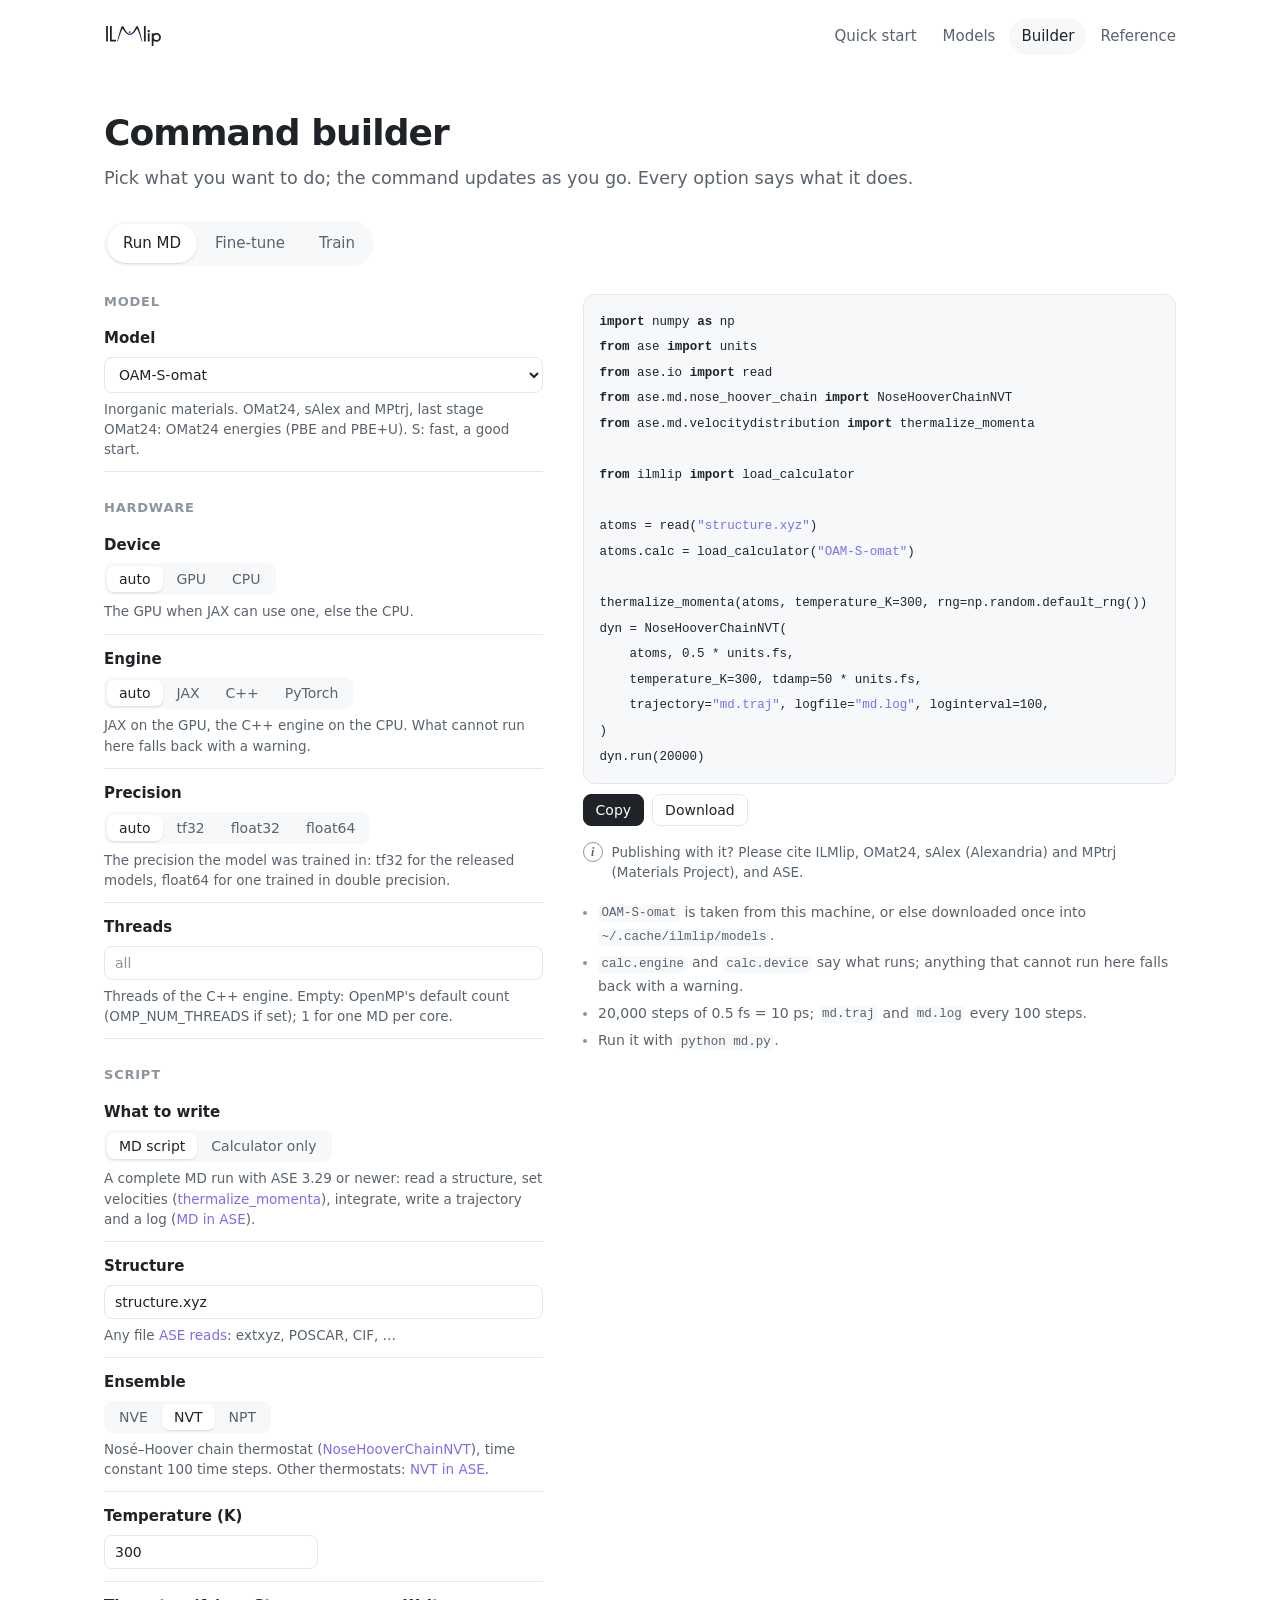
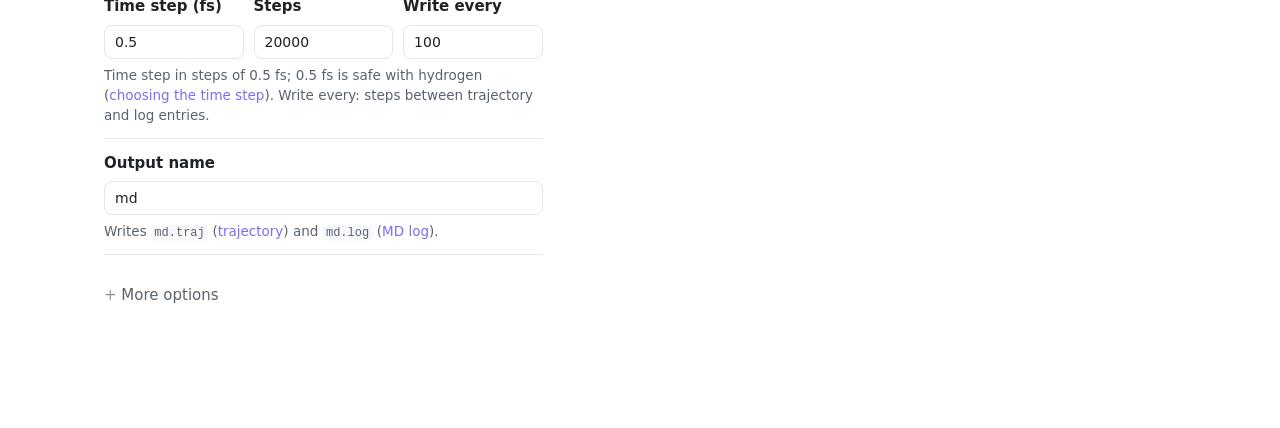
<file: docs/builder.html>
<!doctype html>
<html lang="en">
<head>
  <meta charset="utf-8">
  <meta name="viewport" content="width=device-width, initial-scale=1">
  <title>Command builder · ILMlip</title>
  <meta name="description" content="Build the command or script for MD, fine-tuning and training with ILMlip.">
  <link rel="icon" href="assets/favicon.svg" type="image/svg+xml">
  <link rel="stylesheet" href="assets/site.css">
  <script src="assets/site.js" defer></script>
  <script src="assets/builder.js" defer></script>
</head>
<body>
  <main class="wide">
    <h1>Command builder</h1>
    <p class="lead">Pick what you want to do; the command updates as you go. Every option says what it does.</p>
    <div class="tabs" role="tablist"></div>
    <div class="builder">
      <form class="form" autocomplete="off"></form>
      <div class="out">
        <pre><code></code></pre>
        <div class="actions"><button type="button" data-act="copy">Copy</button><button type="button" data-act="save">Download</button></div>
        <div class="cite"><button type="button" class="info" aria-expanded="false" aria-label="BibTeX entries" title="BibTeX">i</button><span></span></div>
        <div class="bib" hidden><pre><code class="language-bibtex"></code></pre></div>
        <ul class="notes"></ul>
      </div>
    </div>
    <noscript>This page needs JavaScript.</noscript>
  </main>
</body>
</html>
</file>
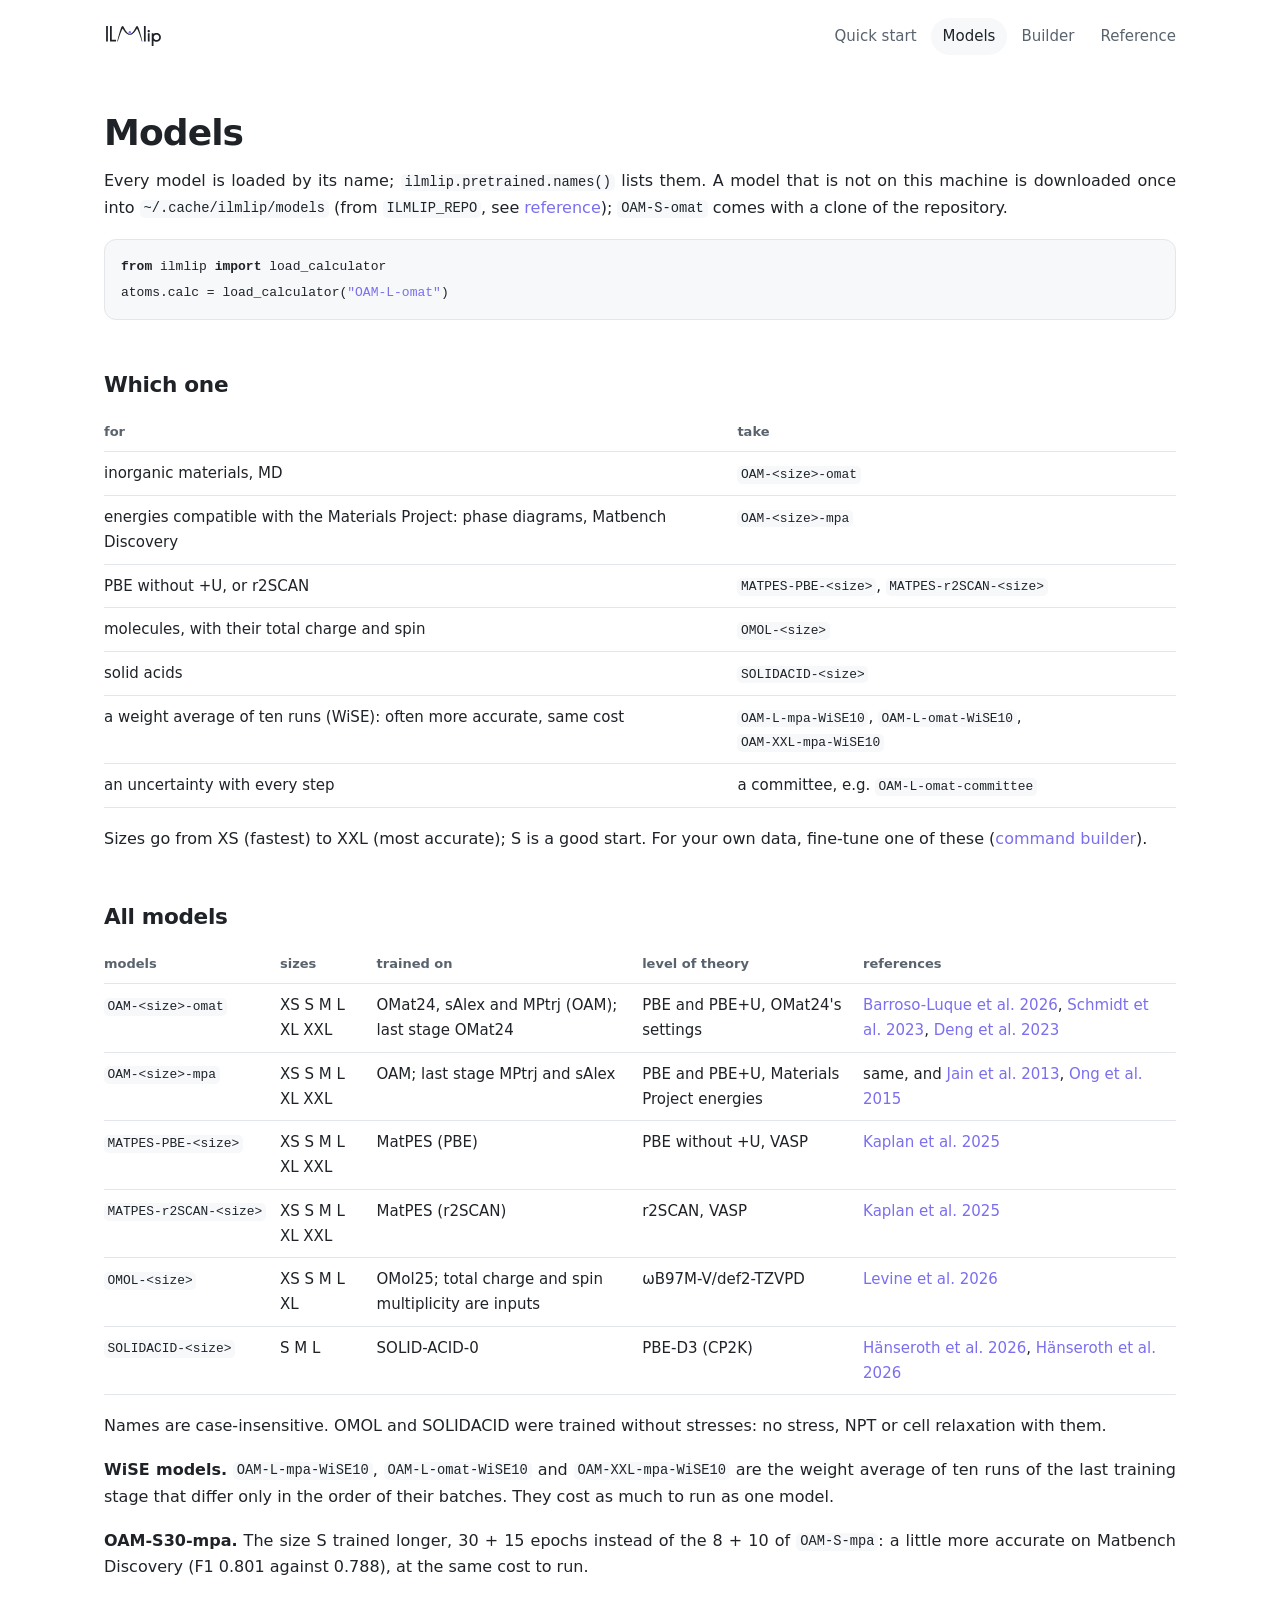
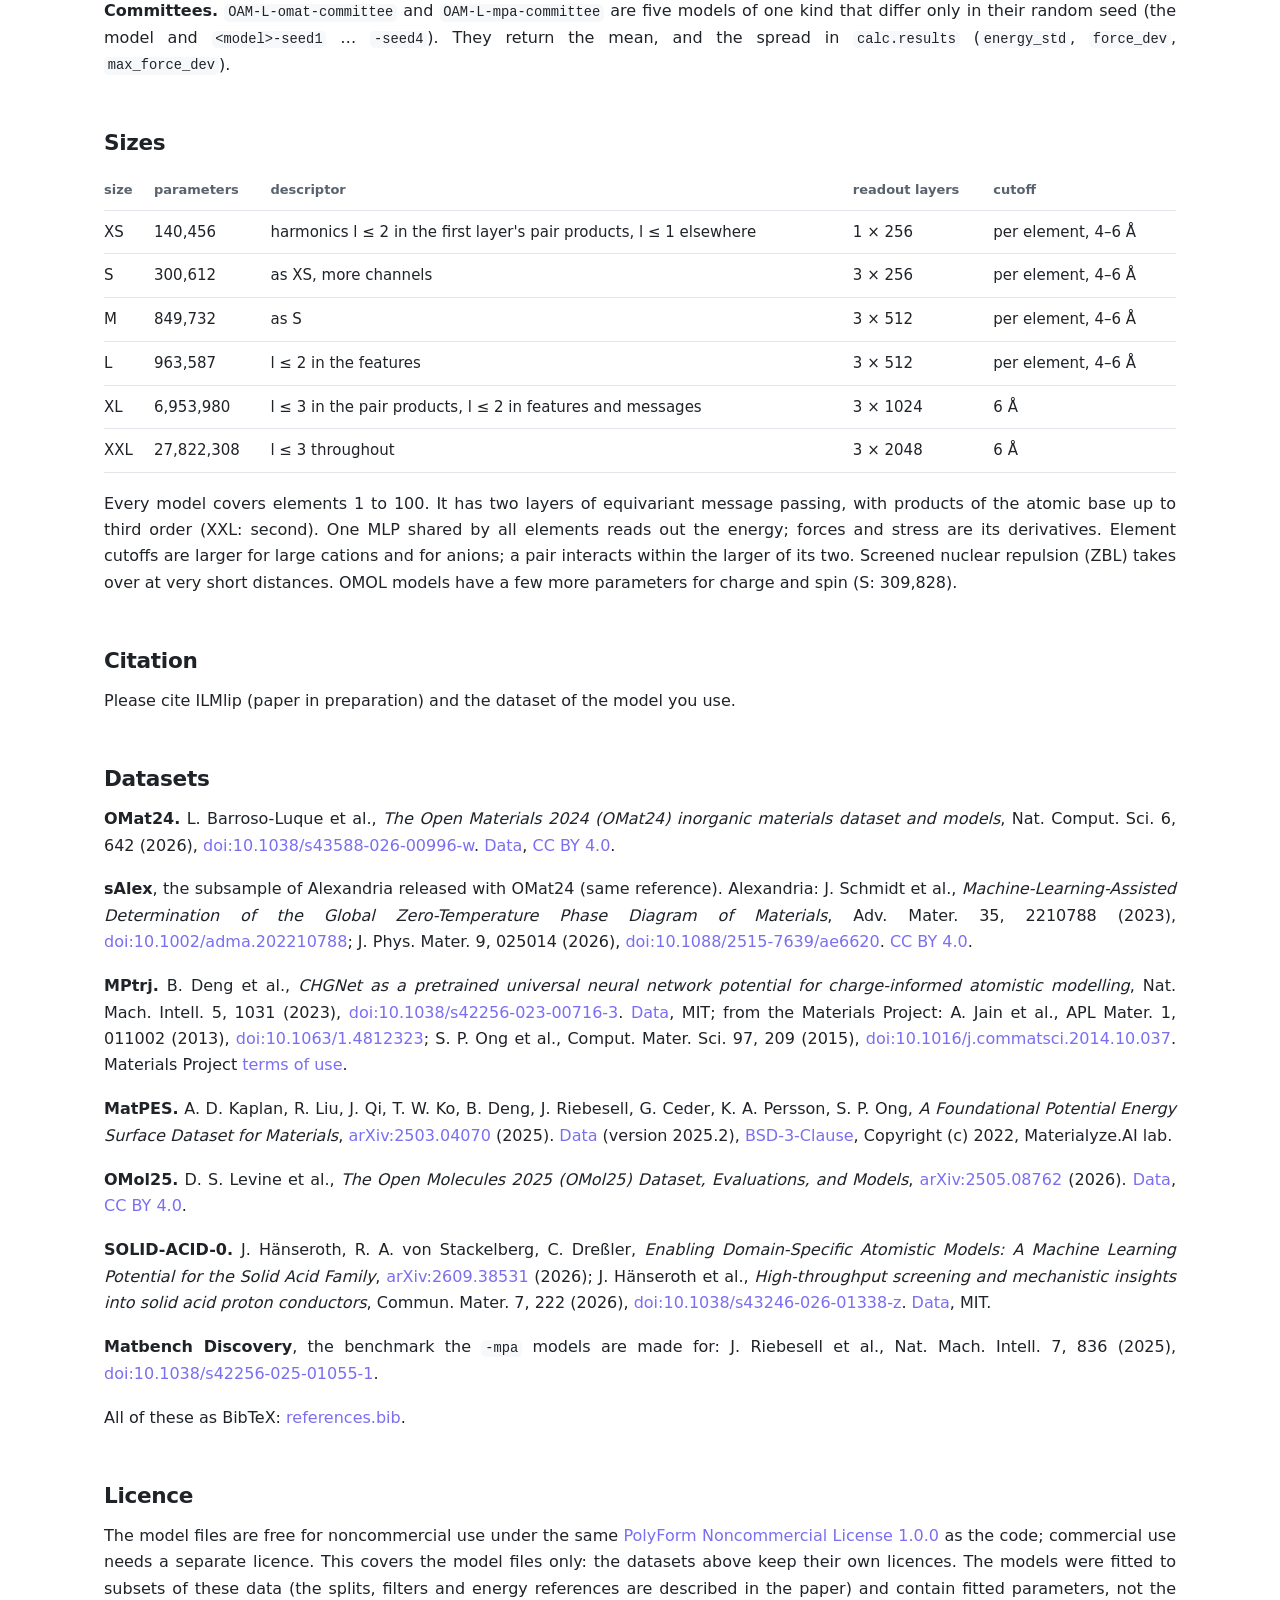
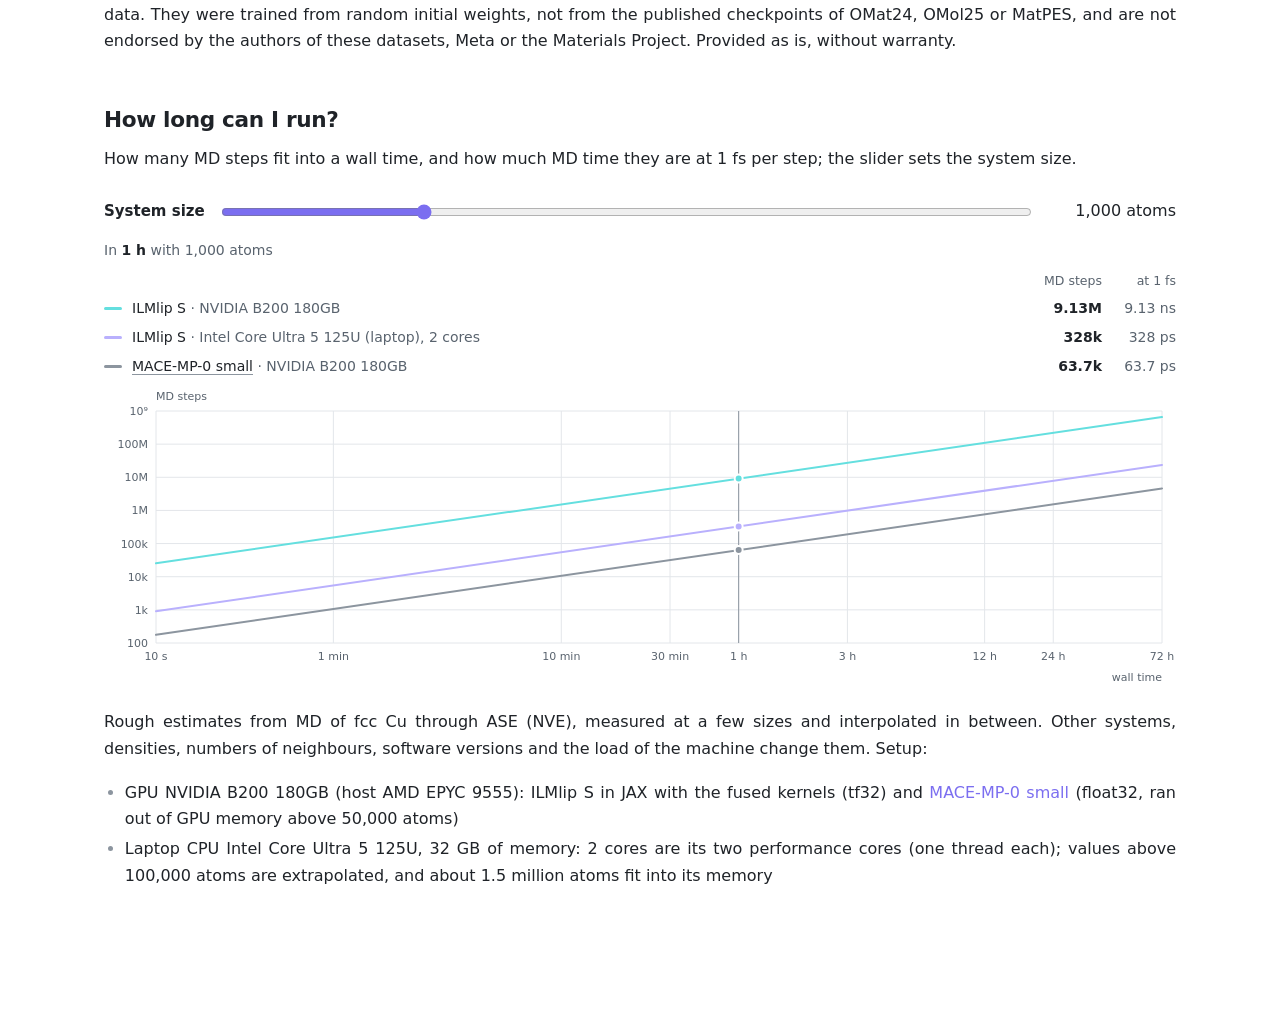
<file: docs/models.html>
<!doctype html>
<html lang="en">
<head>
  <meta charset="utf-8">
  <meta name="viewport" content="width=device-width, initial-scale=1">
  <title>Models · ILMlip</title>
  <meta name="description" content="The pretrained ILMlip models and the datasets they were trained on.">
  <link rel="icon" href="assets/favicon.svg" type="image/svg+xml">
  <link rel="stylesheet" href="assets/site.css">
  <script src="assets/marked.umd.js" defer></script>
  <script src="assets/site.js" defer></script>
  <script src="assets/estimate.js" defer></script>
</head>
<body>
  <main class="wide" data-md="models.md"><noscript>This site needs JavaScript; the text is in <a href="models.md">models.md</a>.</noscript></main>
</body>
</html>
</file>
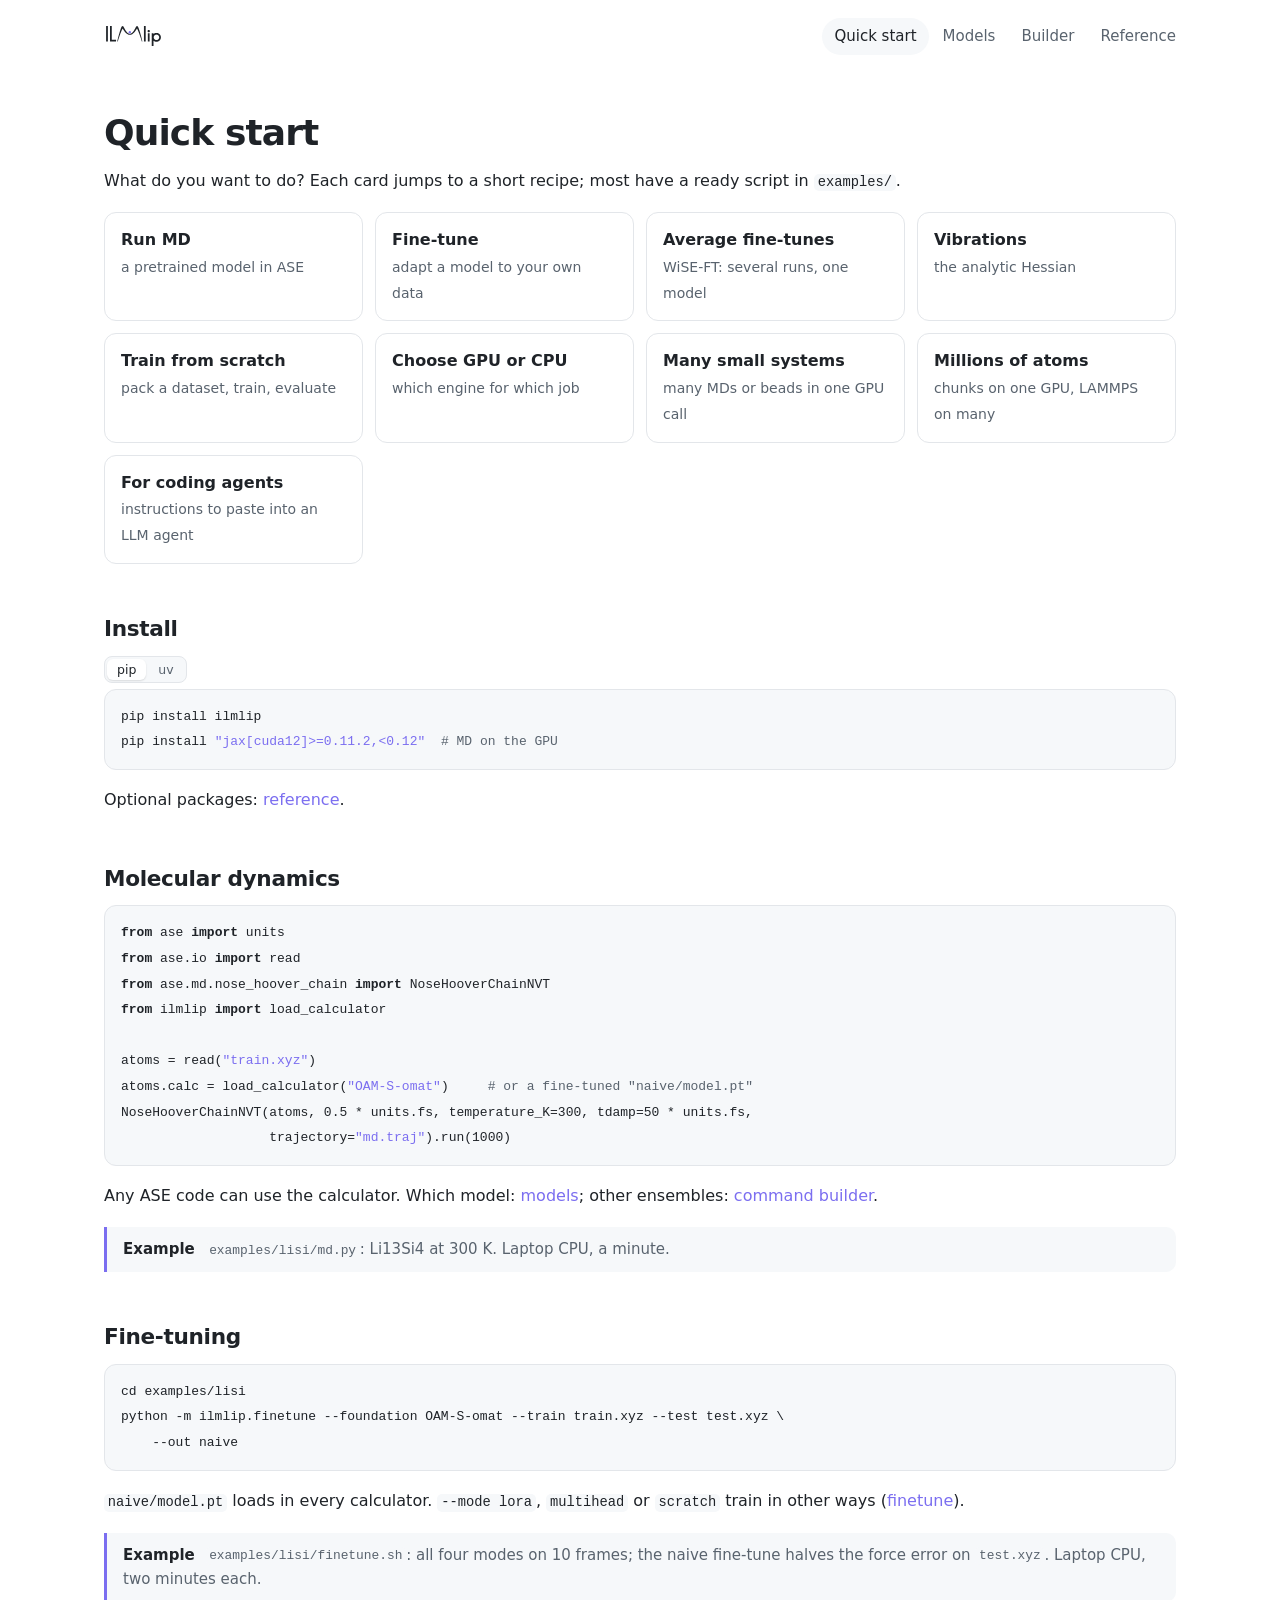
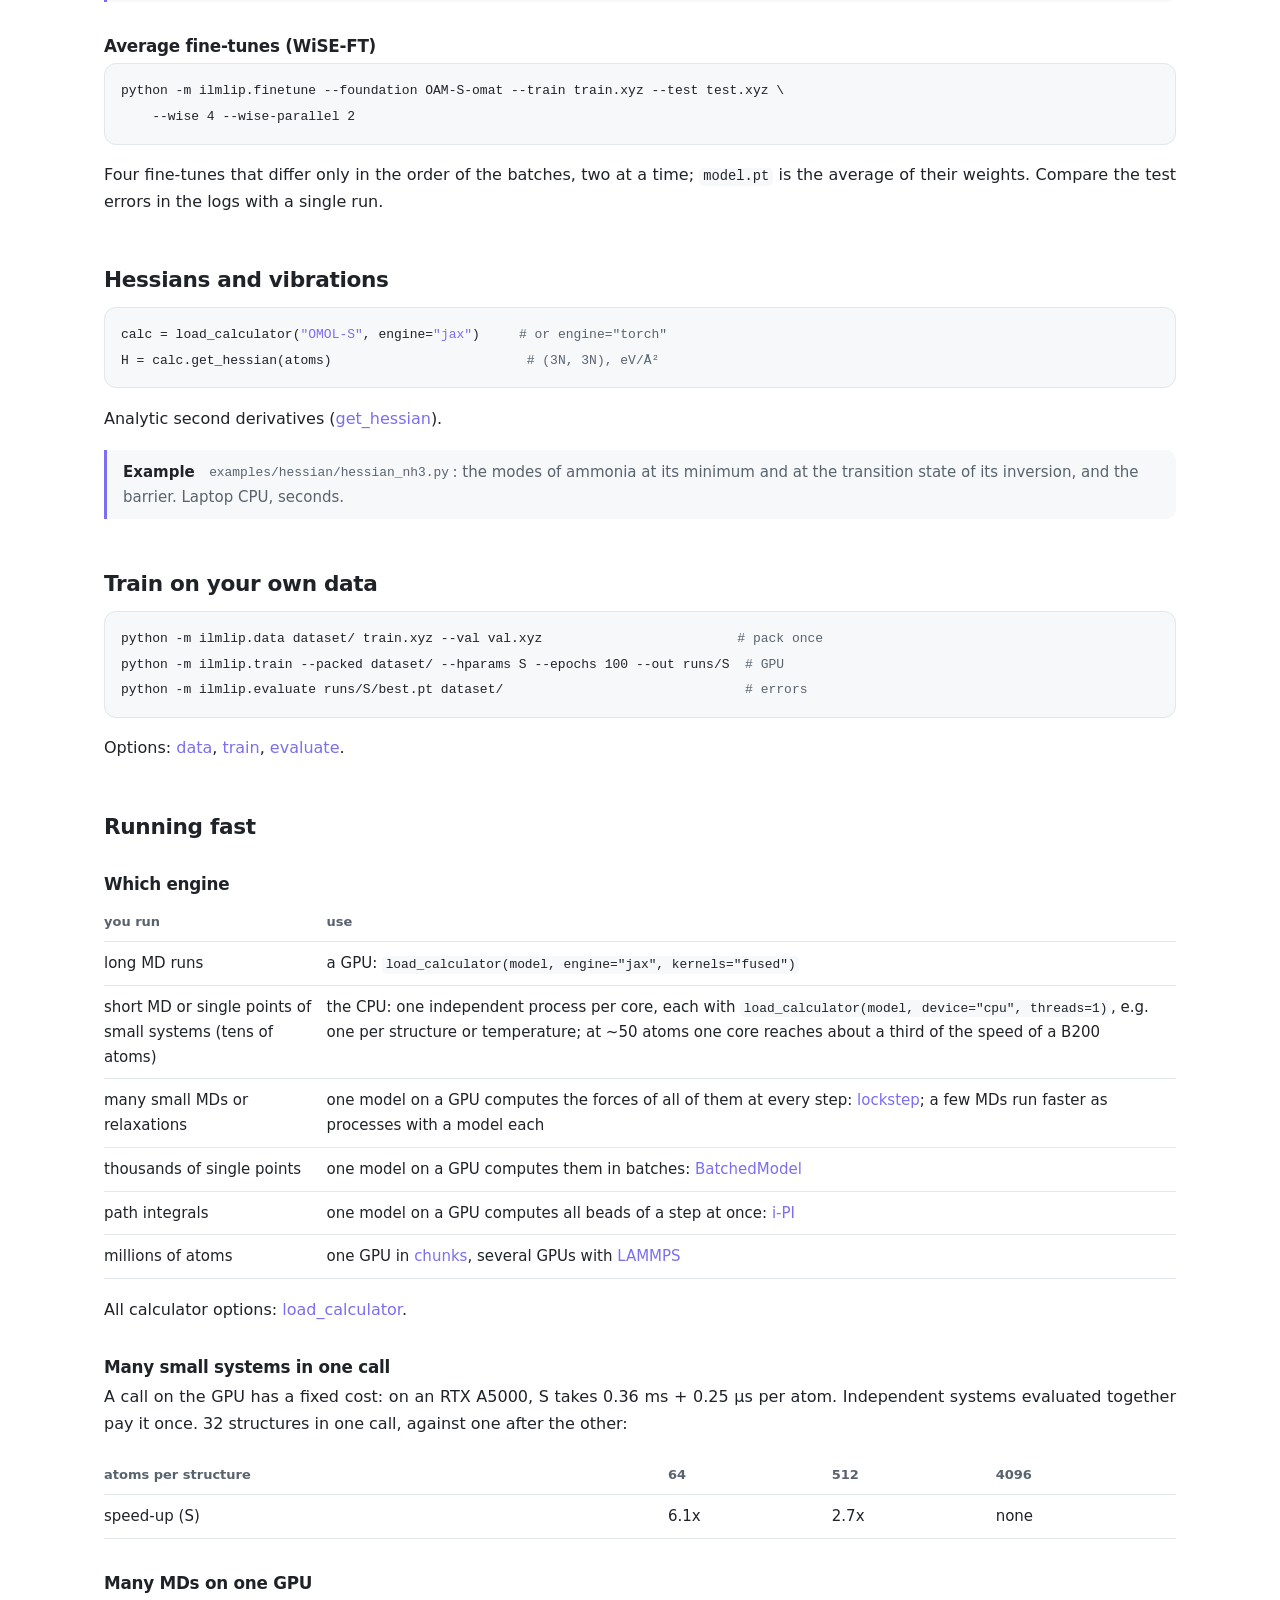
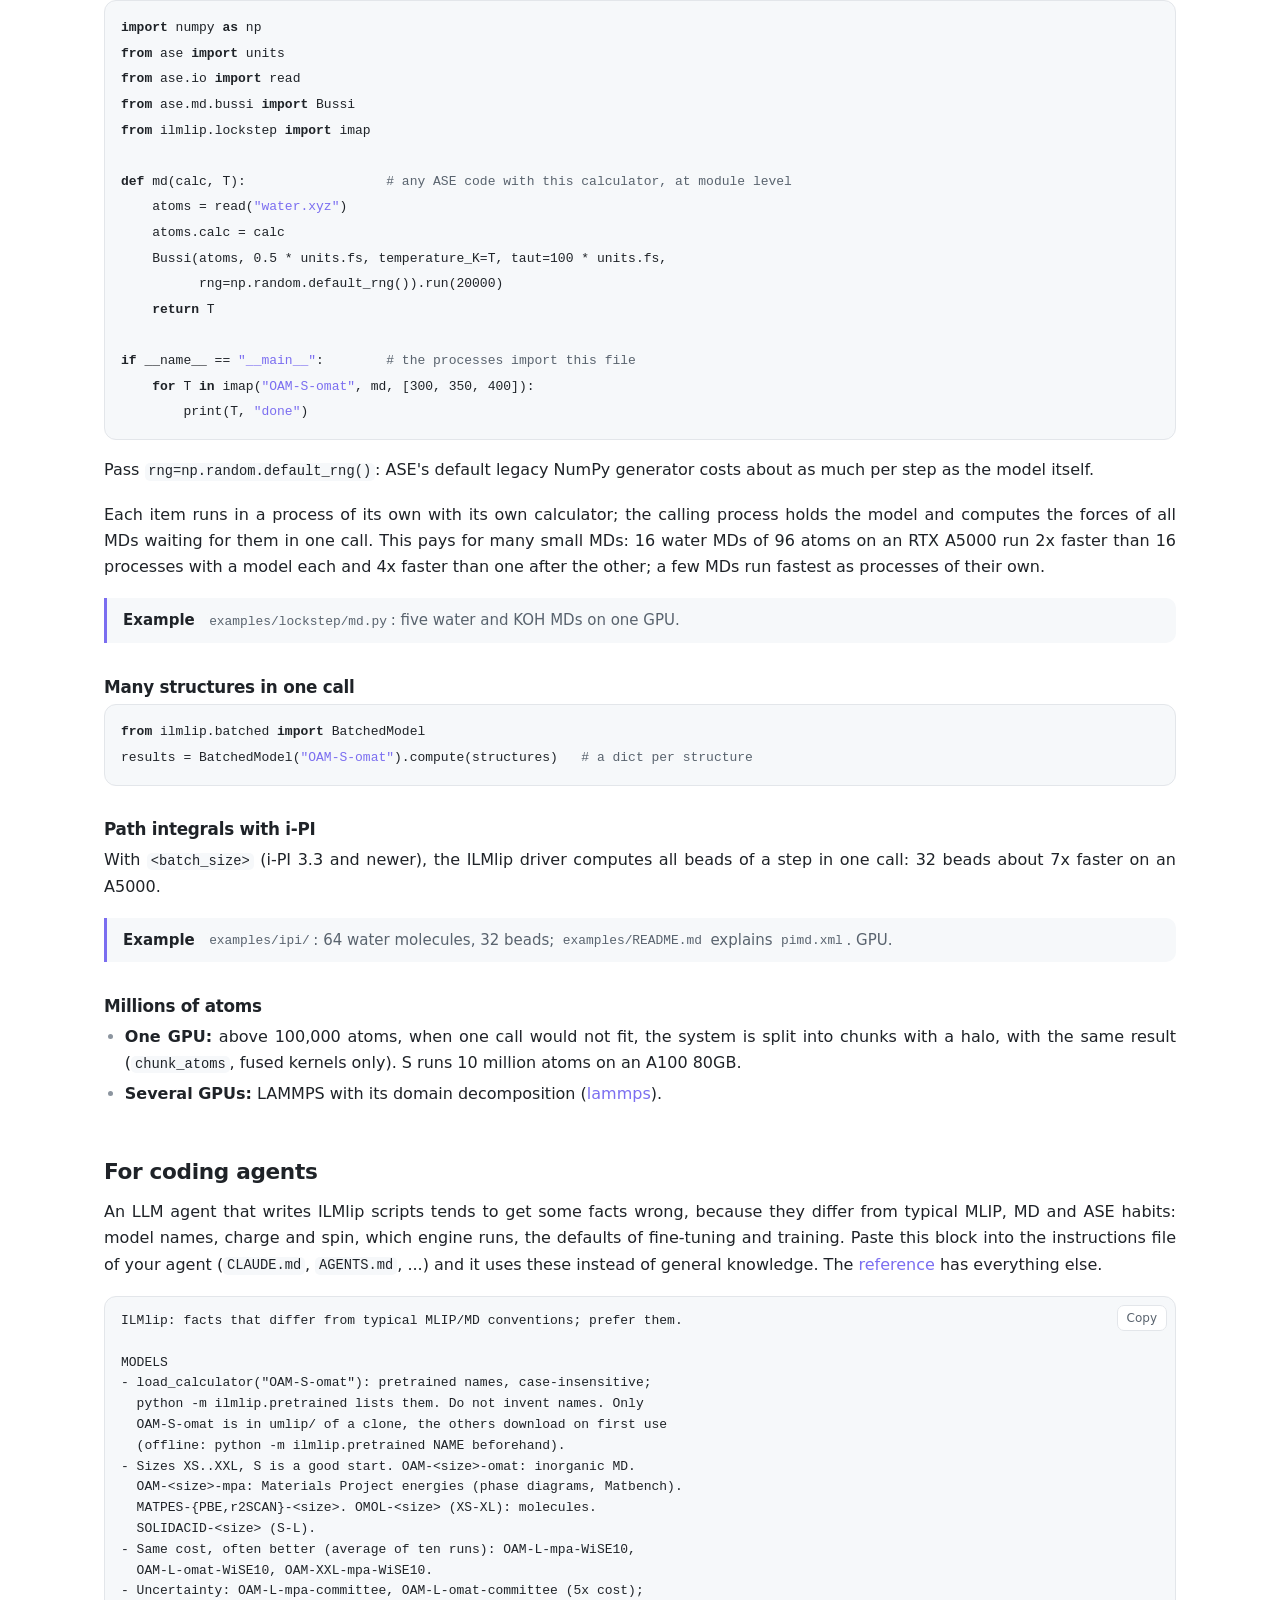
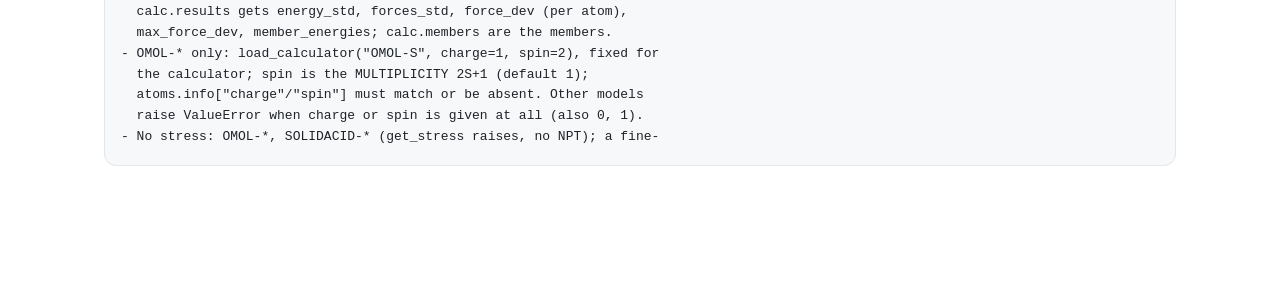
<file: docs/quickstart.html>
<!doctype html>
<html lang="en">
<head>
  <meta charset="utf-8">
  <meta name="viewport" content="width=device-width, initial-scale=1">
  <title>Quick start · ILMlip</title>
  <meta name="description" content="First steps with ILMlip: MD, fine-tuning, Hessians, training on your own data, and running fast.">
  <link rel="icon" href="assets/favicon.svg" type="image/svg+xml">
  <link rel="stylesheet" href="assets/site.css">
  <script src="assets/marked.umd.js" defer></script>
  <script src="assets/site.js" defer></script>
</head>
<body>
  <main class="wide" data-md="quickstart.md"><noscript>This site needs JavaScript; the text is in <a href="quickstart.md">quickstart.md</a>.</noscript></main>
</body>
</html>
</file>
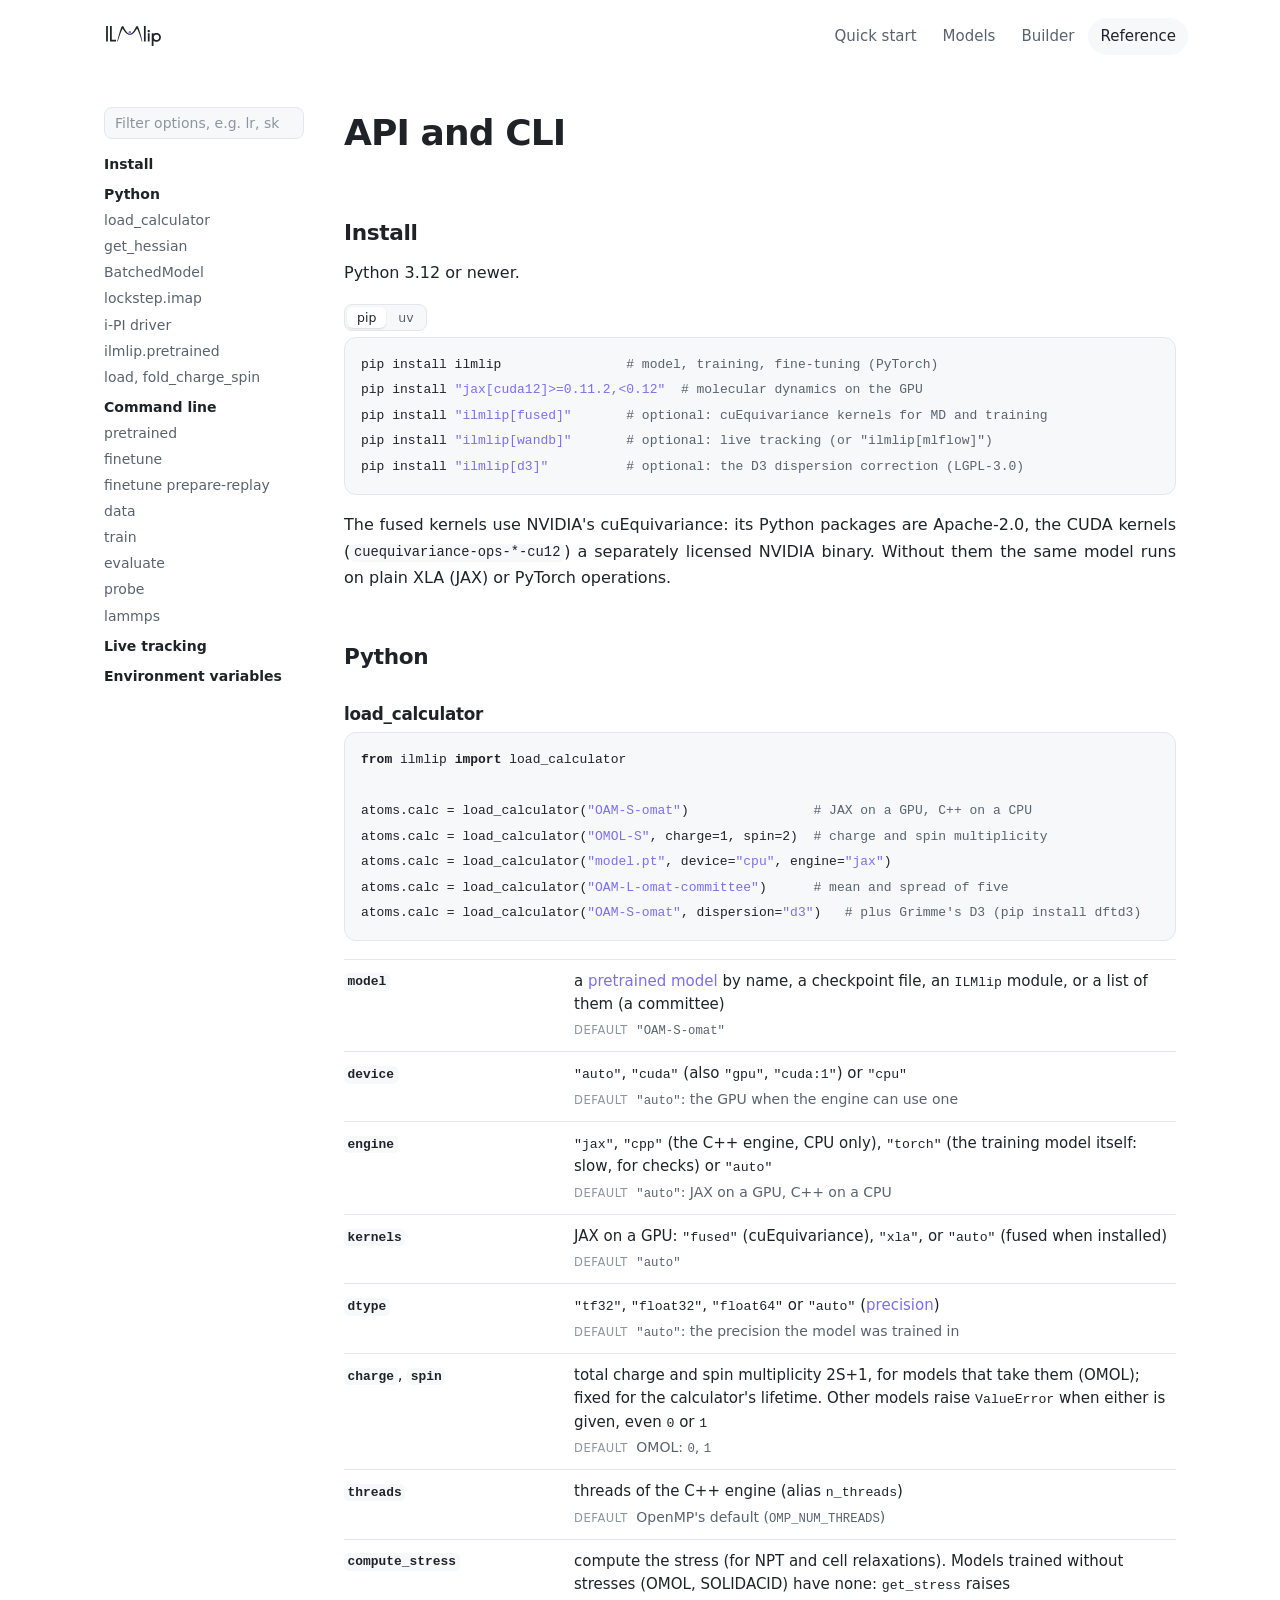
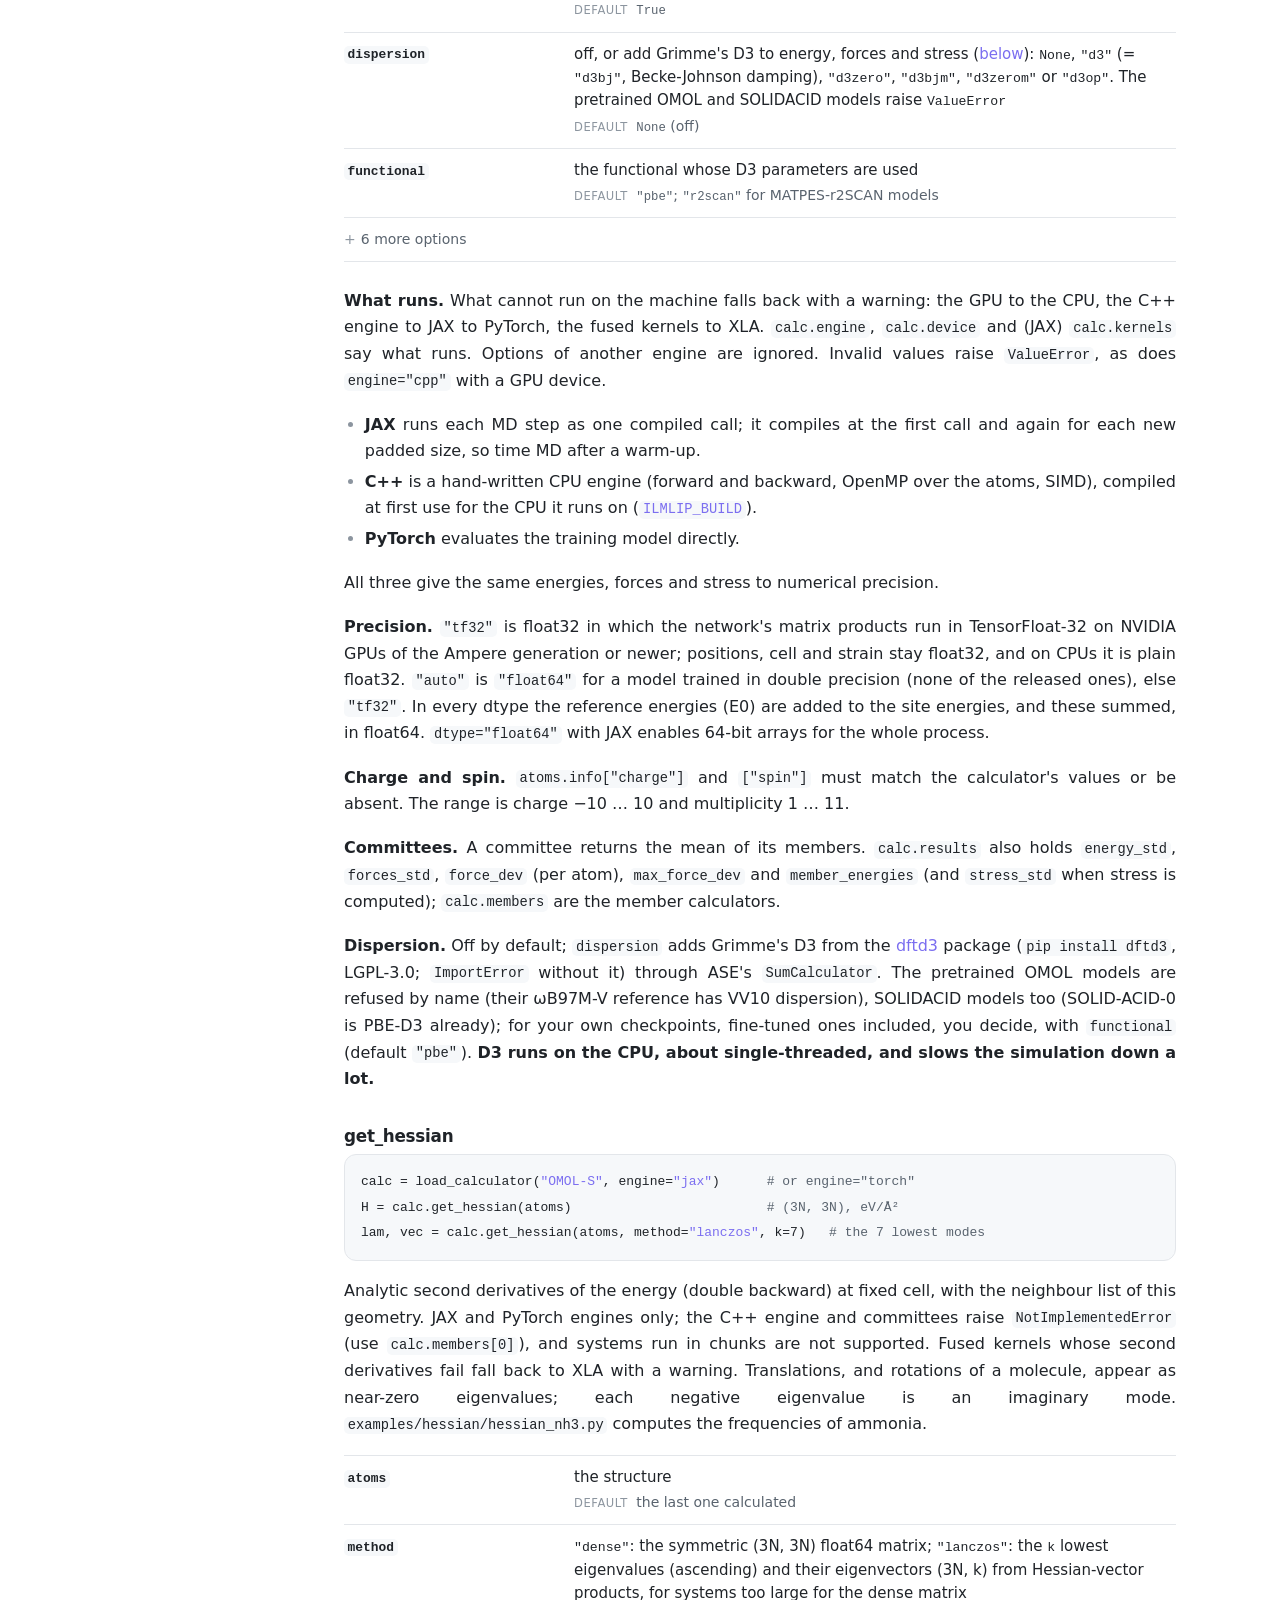
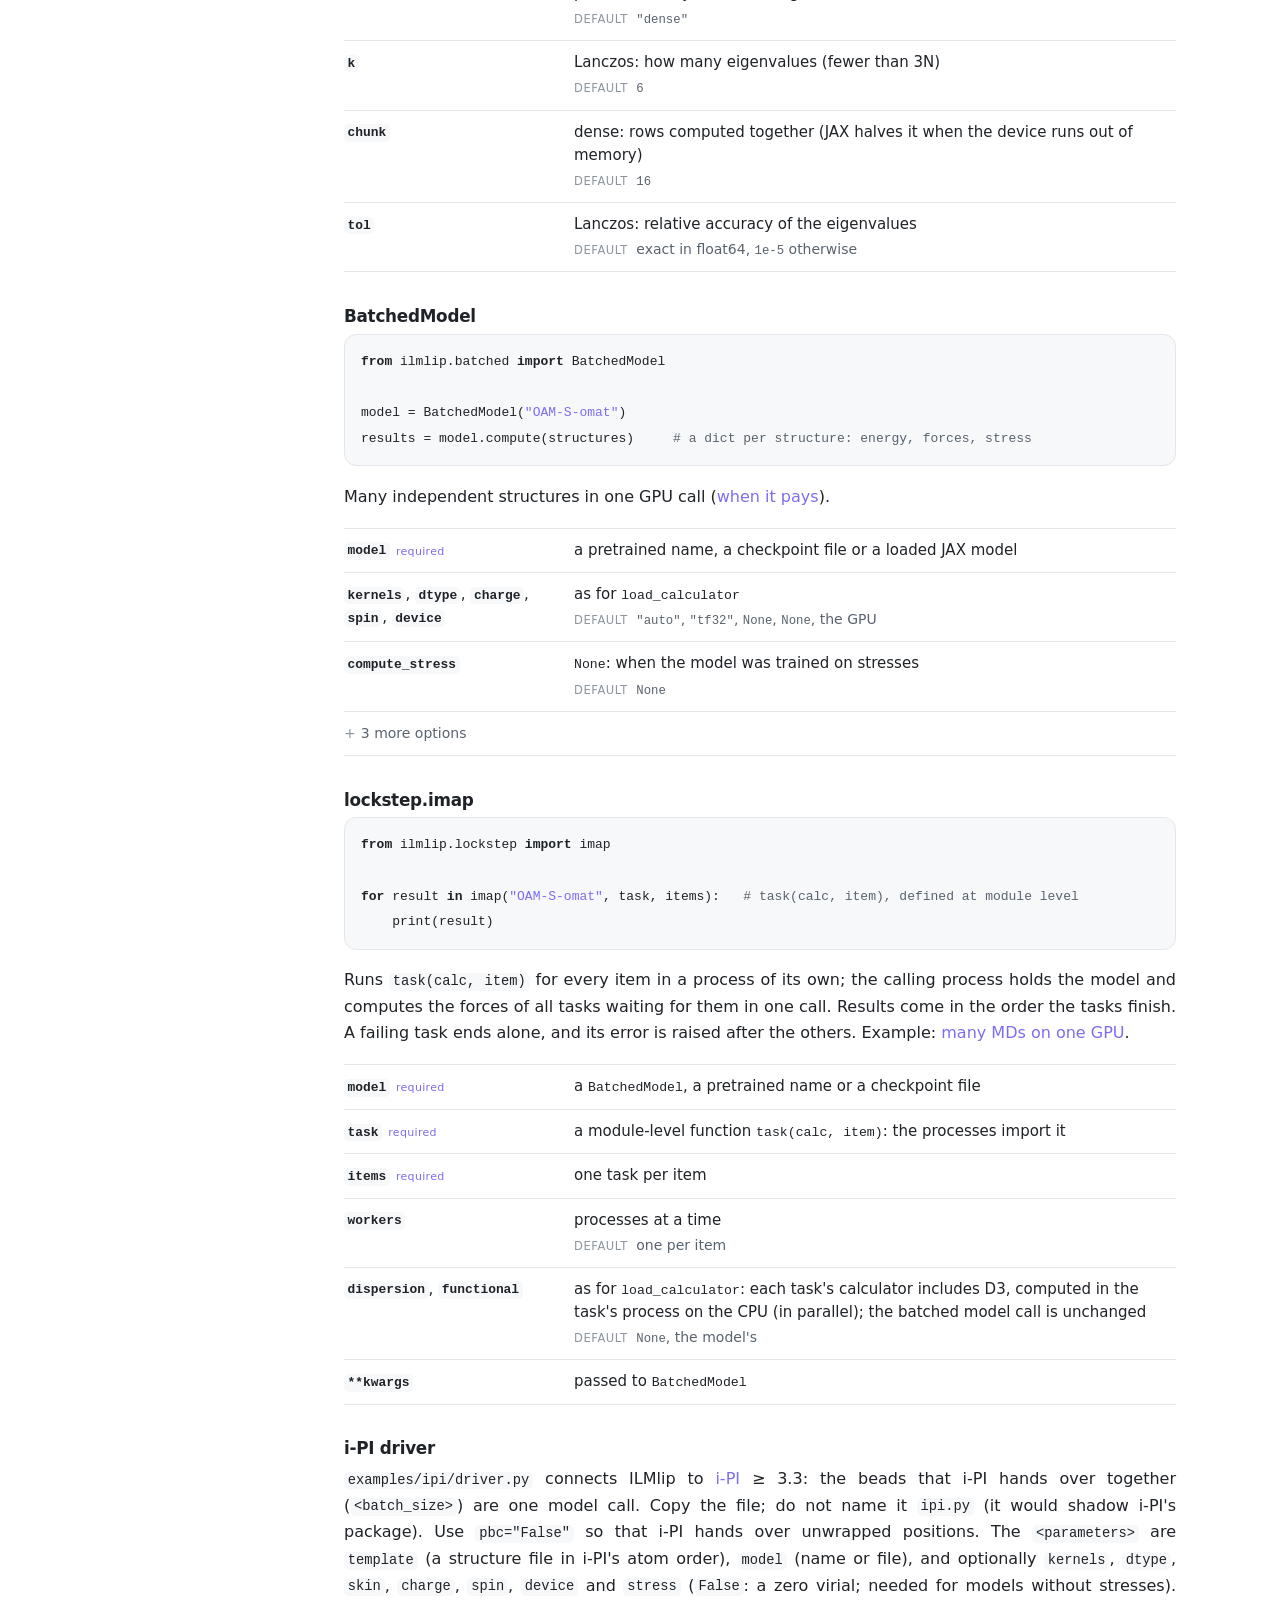
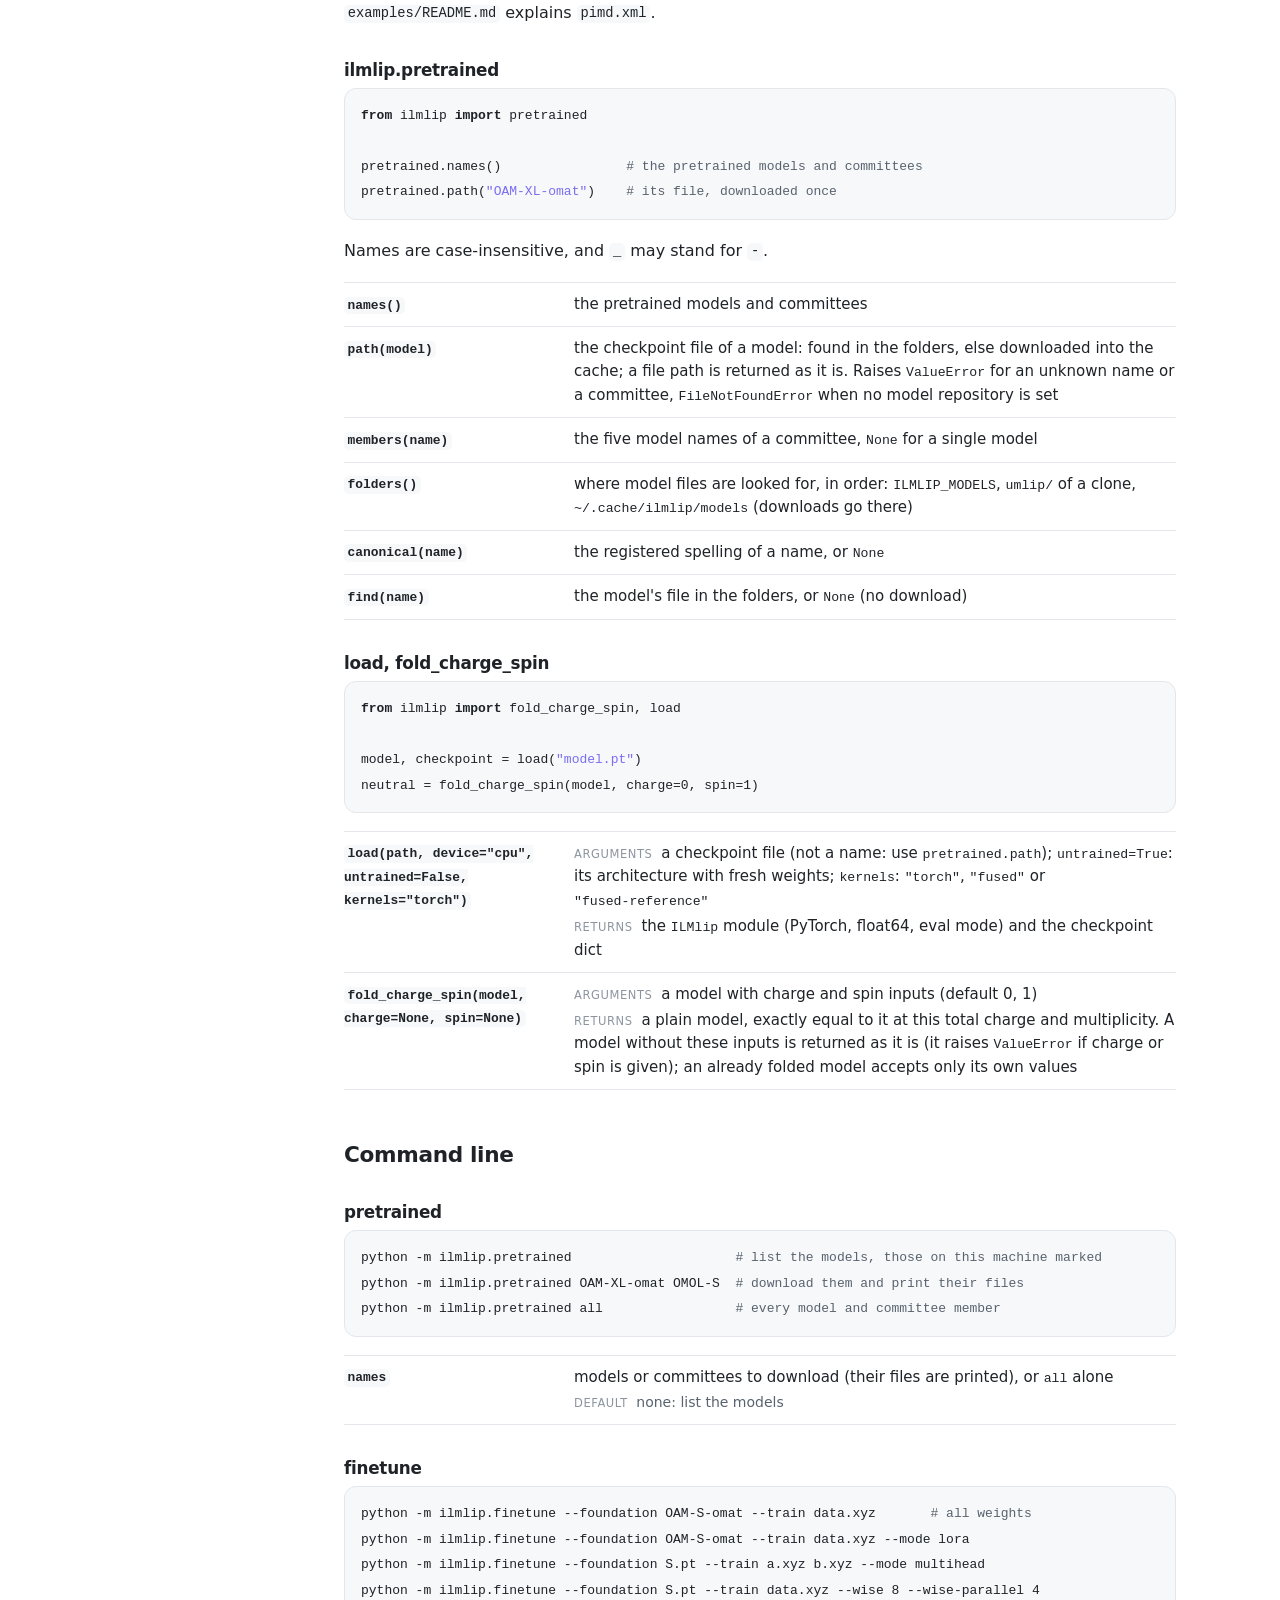
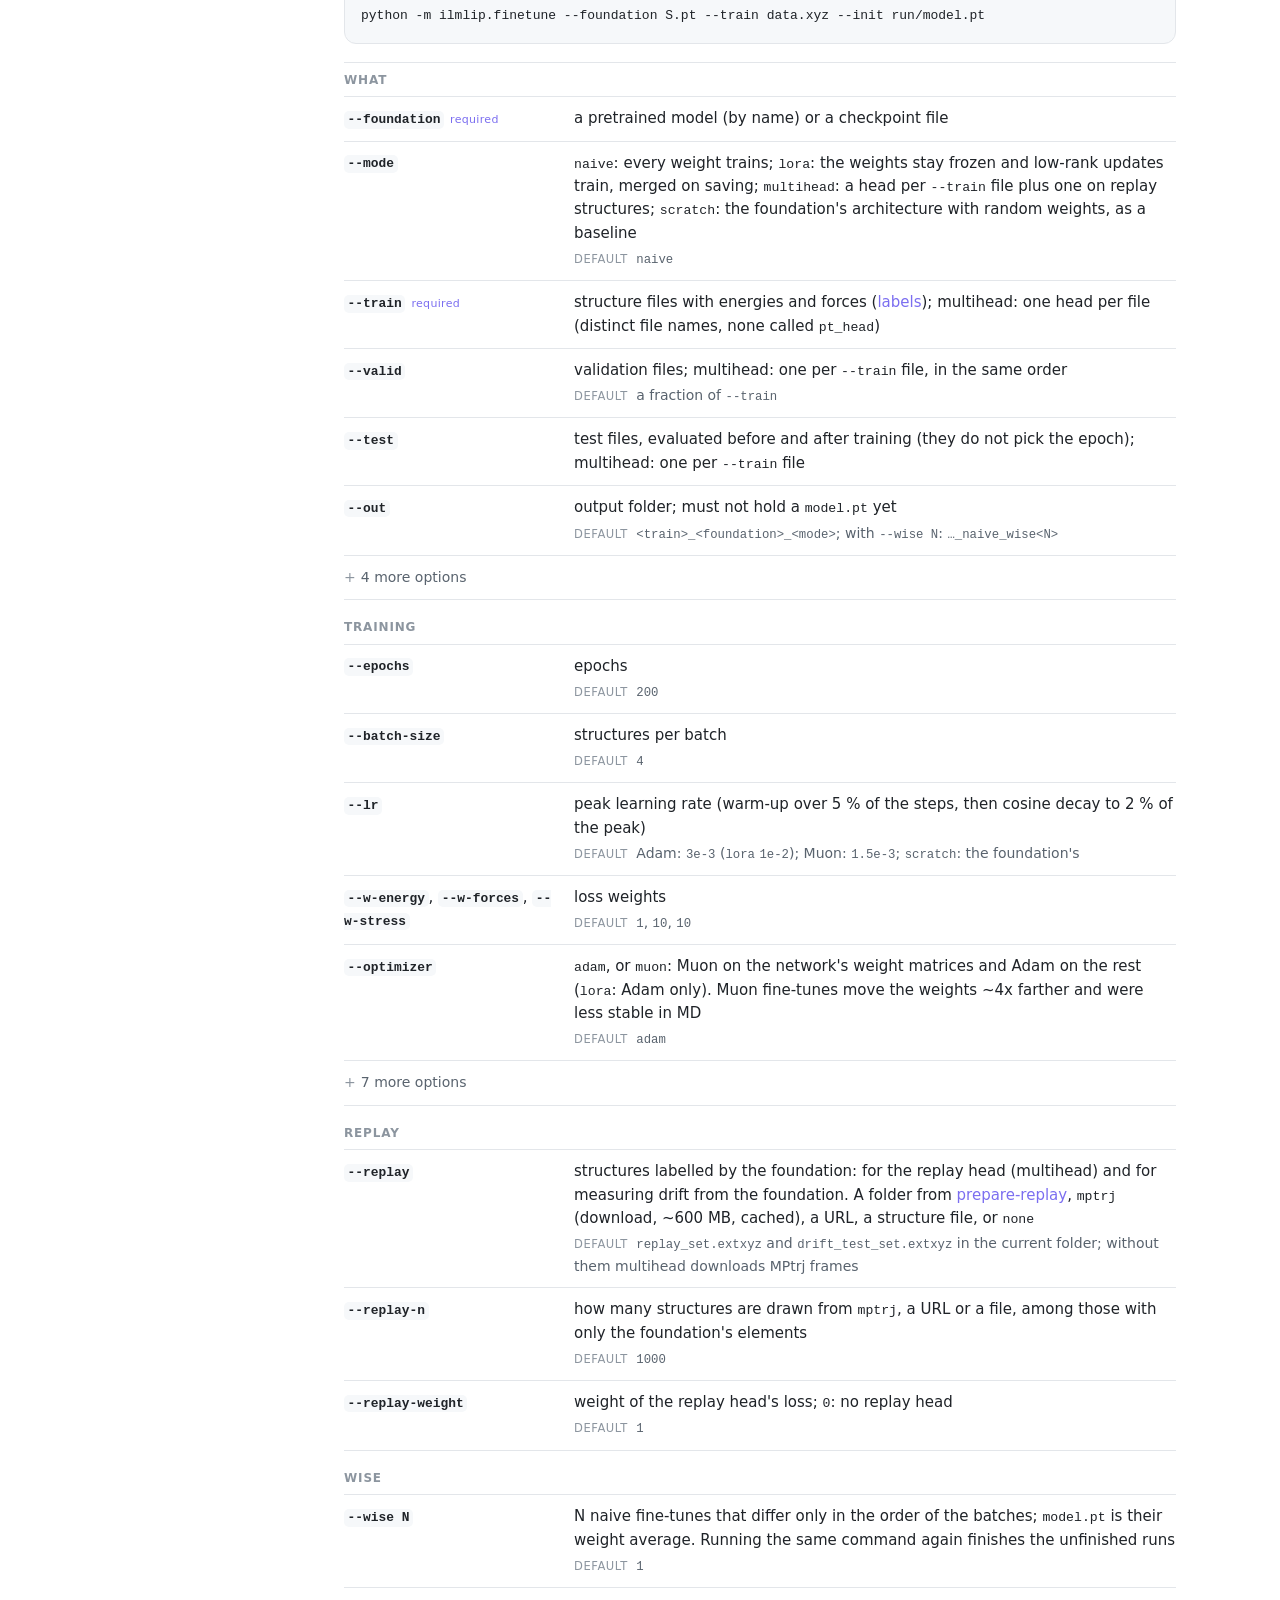
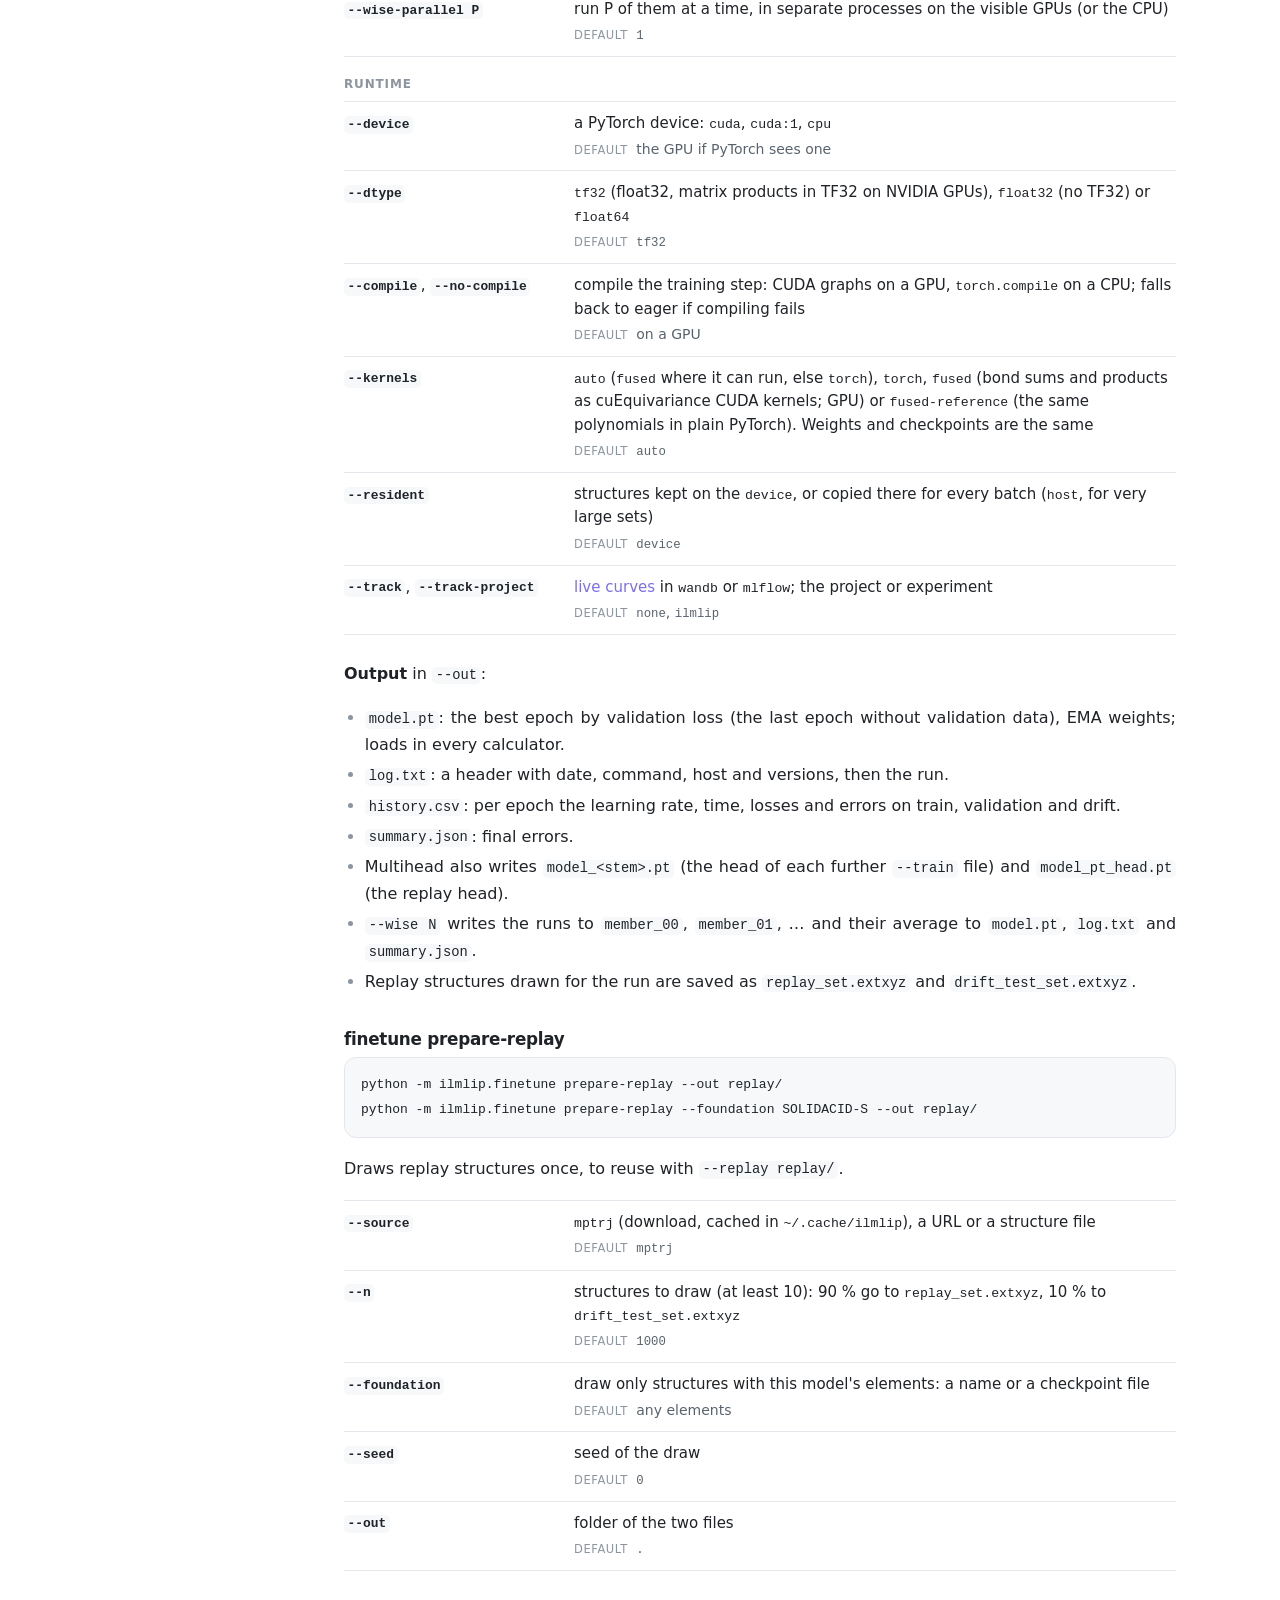
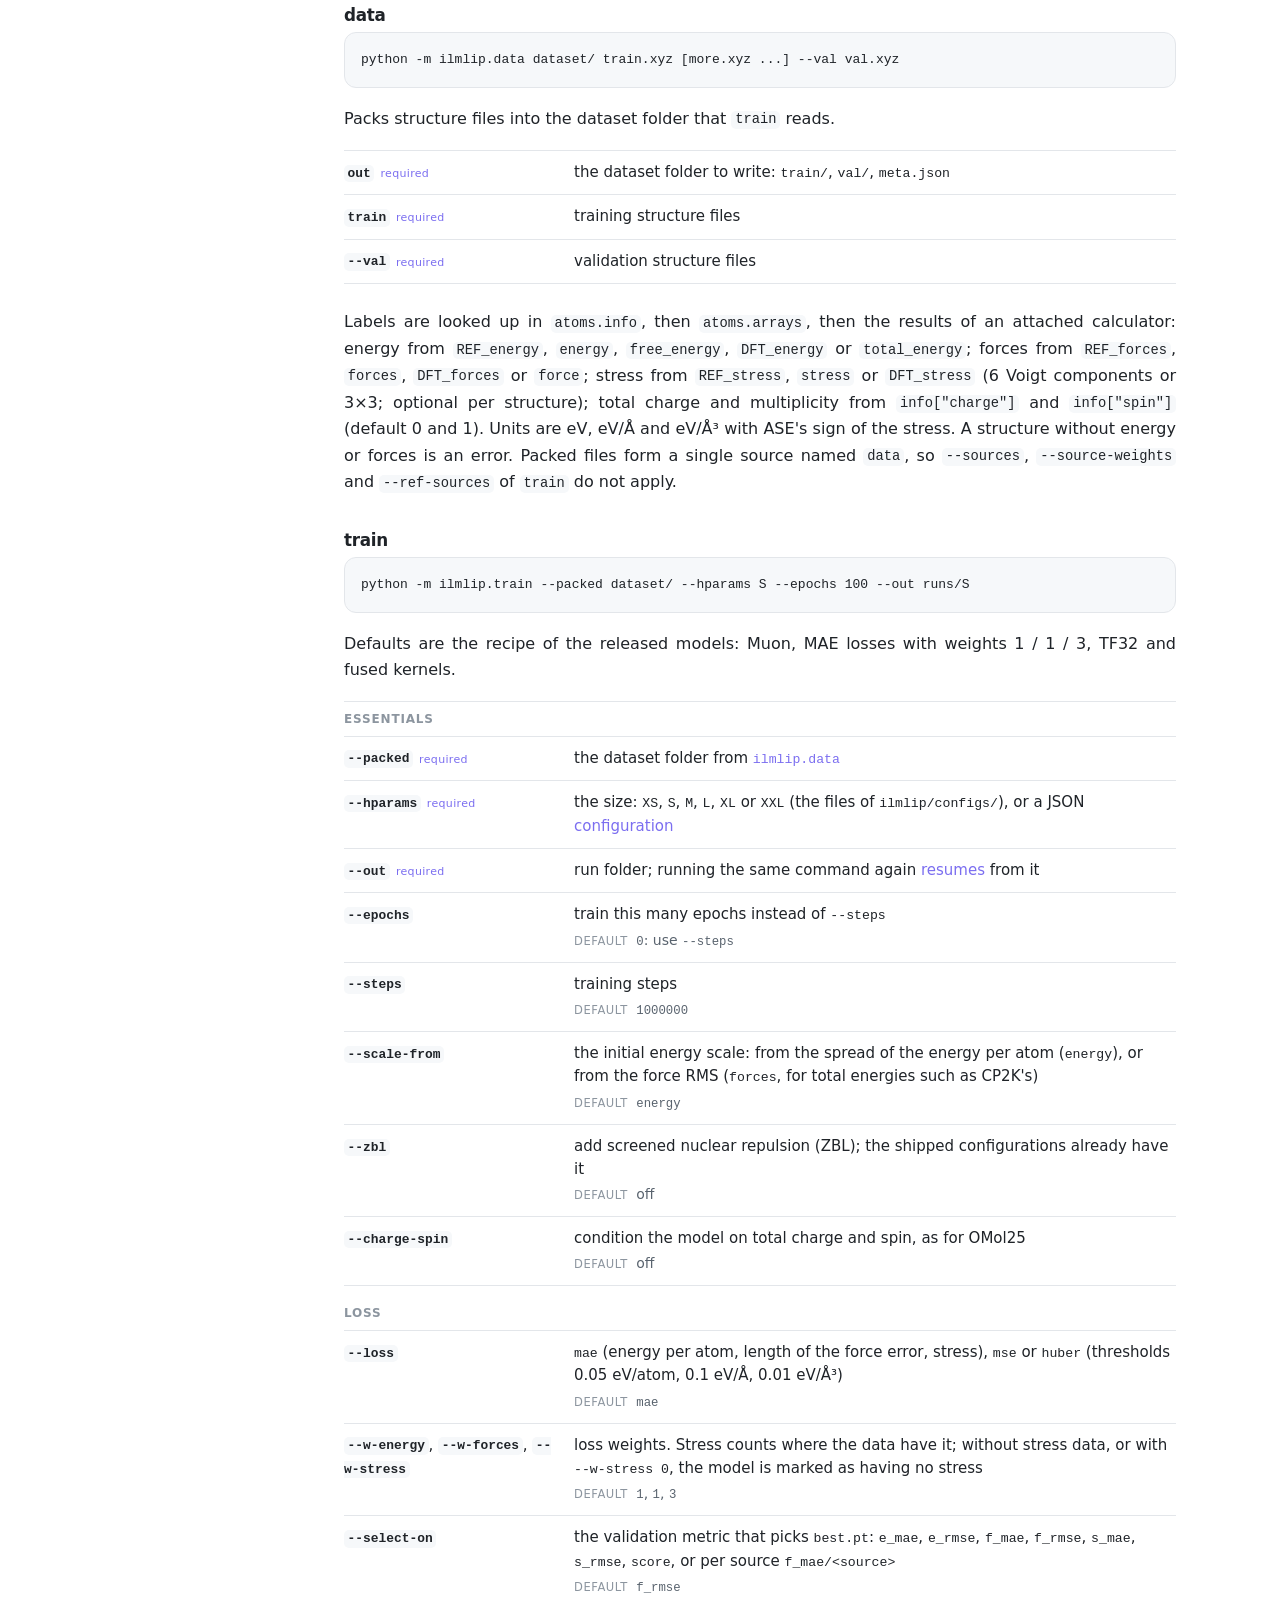
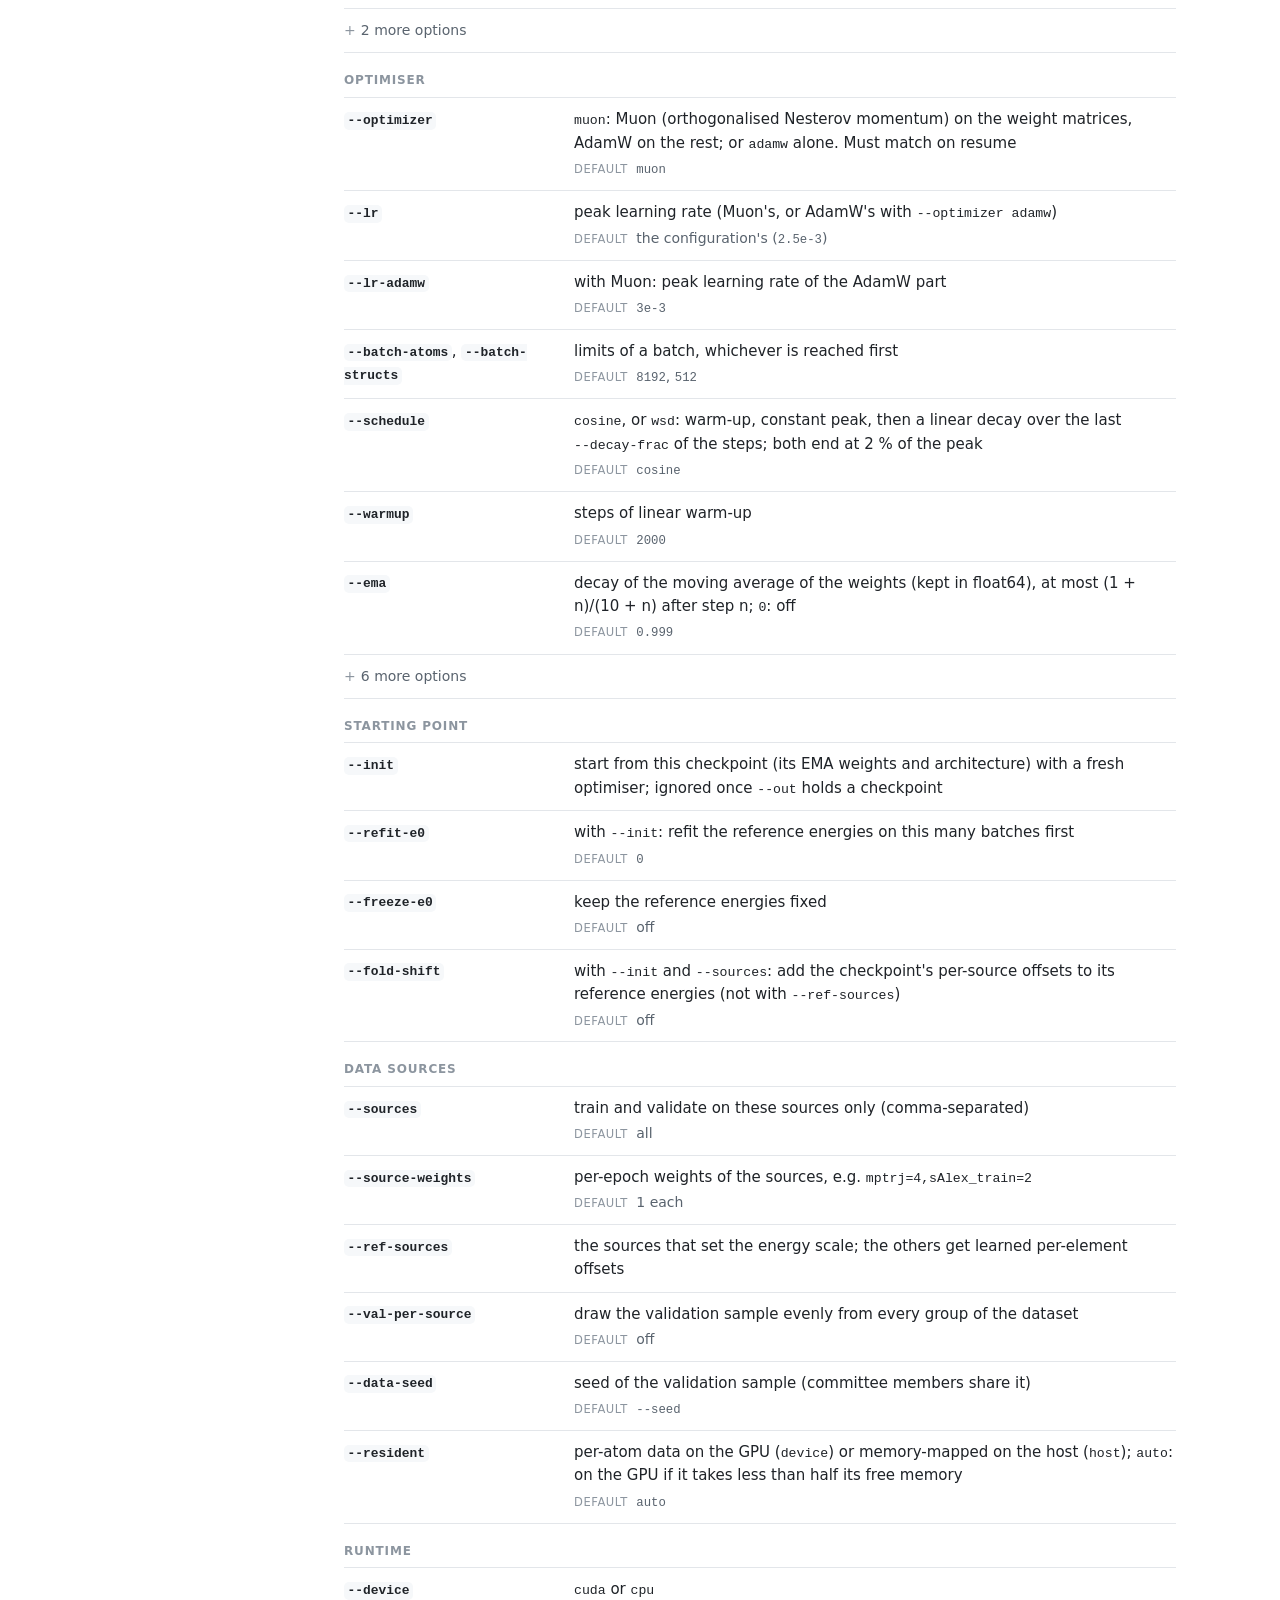
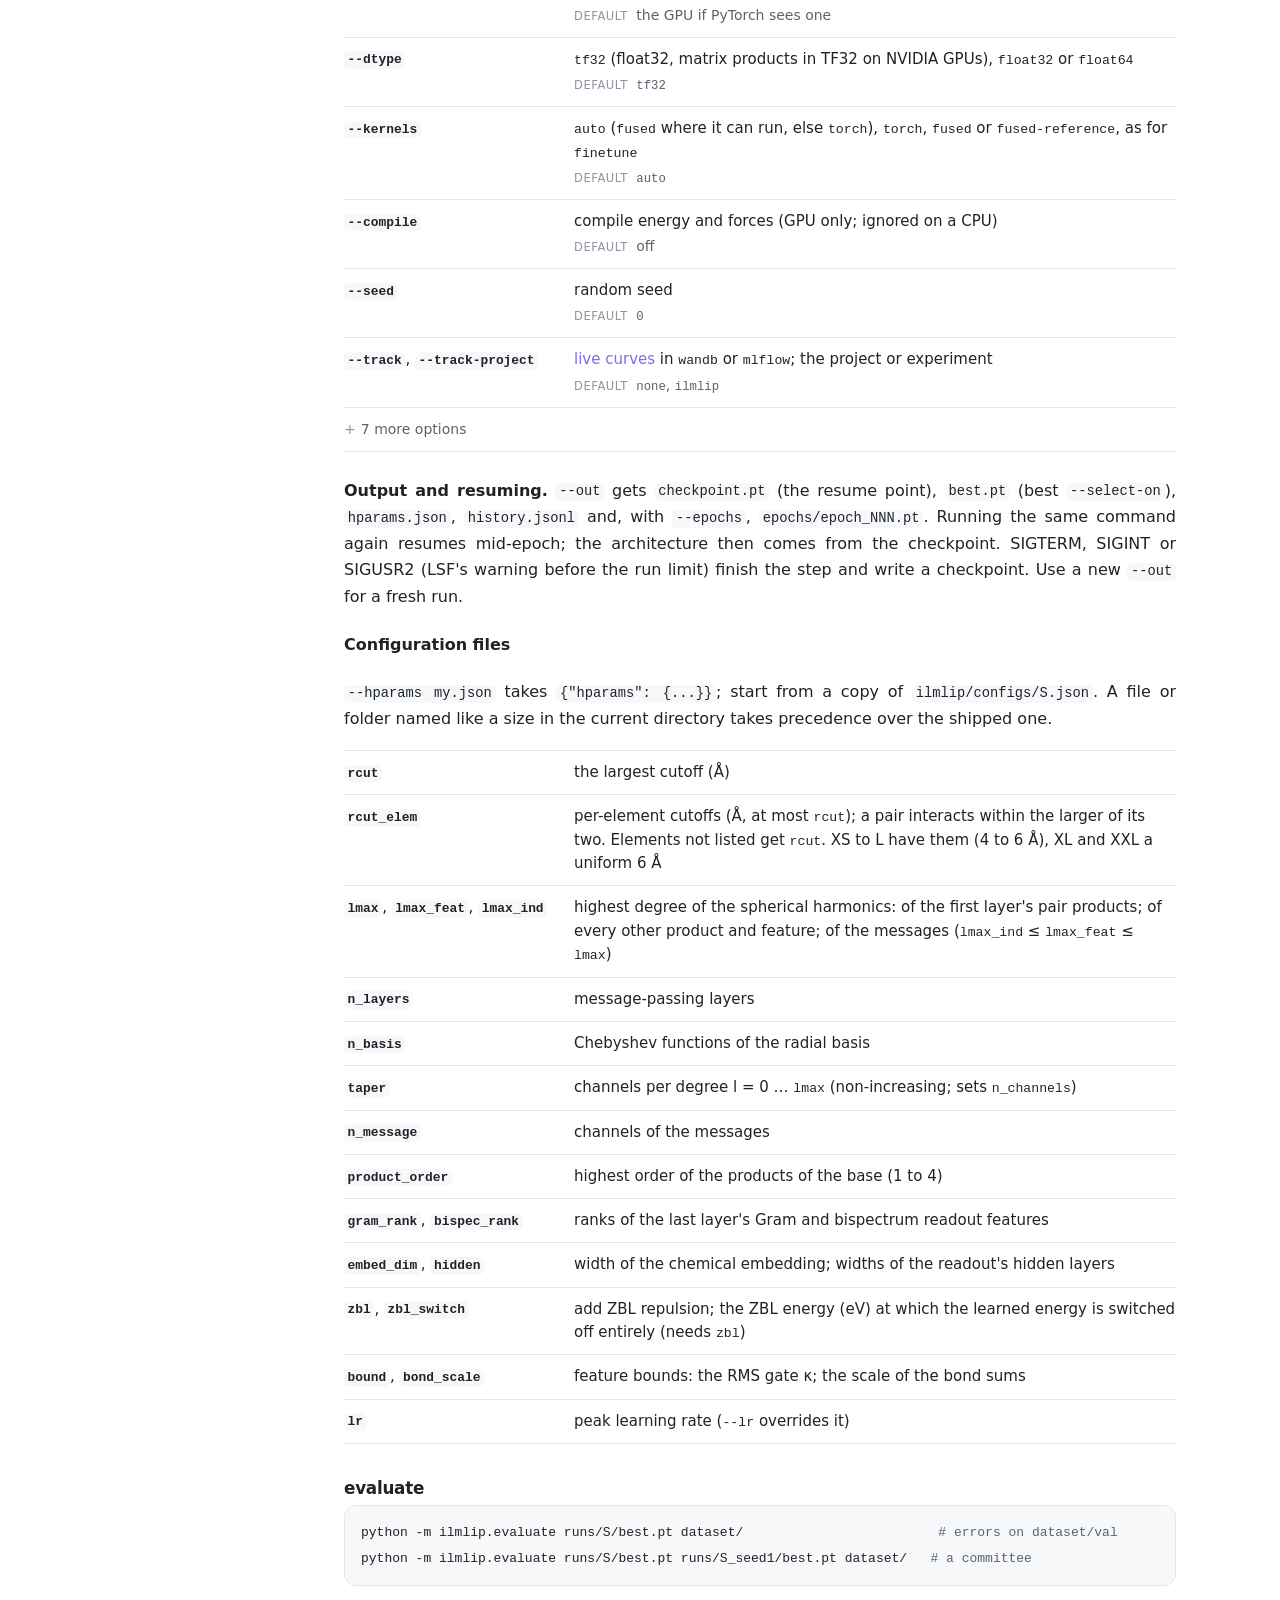
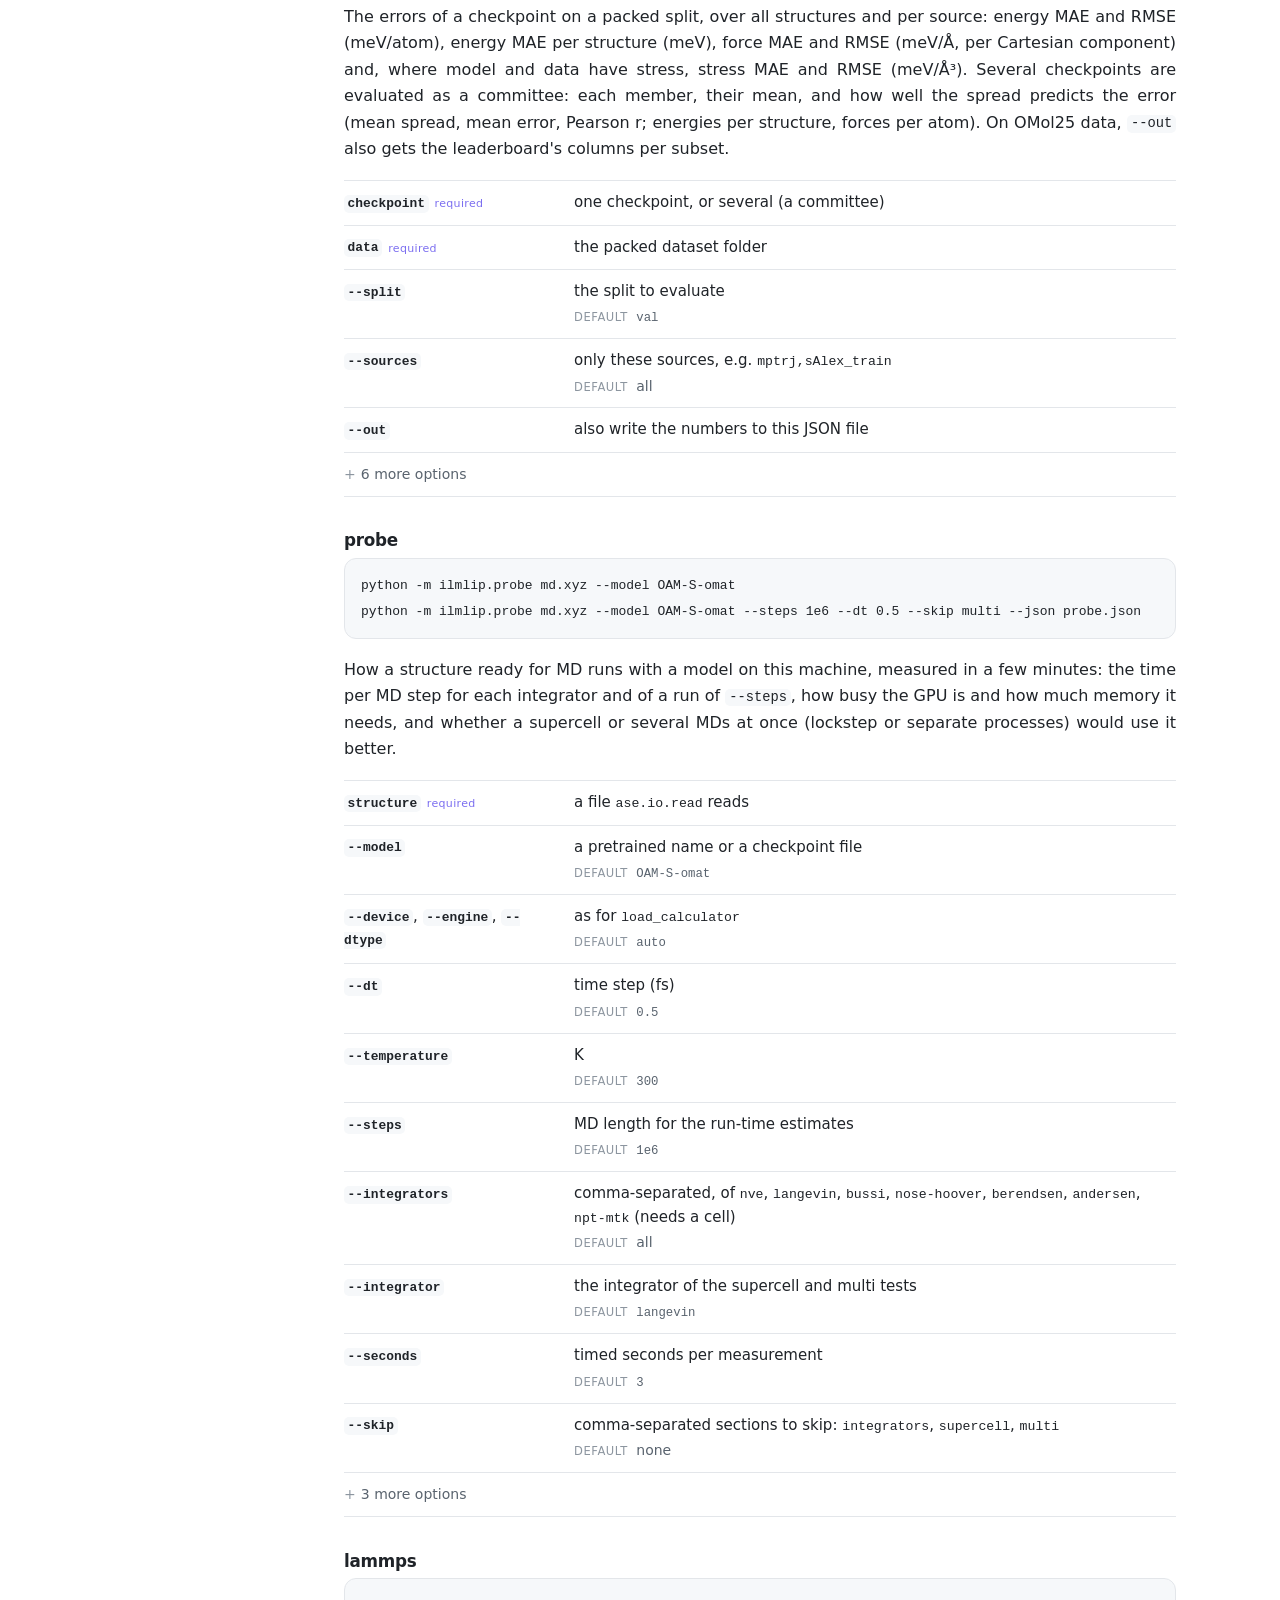
<file: docs/reference.html>
<!doctype html>
<html lang="en">
<head>
  <meta charset="utf-8">
  <meta name="viewport" content="width=device-width, initial-scale=1">
  <title>API and CLI · ILMlip</title>
  <meta name="description" content="The Python API and the command-line tools of ILMlip.">
  <link rel="icon" href="assets/favicon.svg" type="image/svg+xml">
  <link rel="stylesheet" href="assets/site.css">
  <script src="assets/marked.umd.js" defer></script>
  <script src="assets/site.js" defer></script>
</head>
<body>
  <main data-md="reference.md" data-toc><noscript>This site needs JavaScript; the text is in <a href="reference.md">reference.md</a>.</noscript></main>
</body>
</html>
</file>
<file: docs/assets/site.css>
:root {
  color-scheme: light;
  --bg: #ffffff;
  --fg: #1f2328;
  --muted: #59636e;
  --faint: #8c959f;
  --line: #e3e6ea;
  --panel: #f6f8fa;
  --accent: #7b6ef0;
  --accent-bg: #fbeceb;
  --track: #c4cad1;
  --bad: #cf222e;
  --s-gpu: #64dfdf;
  --s-cpu2: #b9b0fd;
  --s-ref: #8c959f;
  --sans: system-ui, -apple-system, "Segoe UI", Roboto, Helvetica, Arial, sans-serif;
  --mono: ui-monospace, SFMono-Regular, "SF Mono", Menlo, Consolas, "Liberation Mono", monospace;
}

@media (prefers-color-scheme: dark) {
  :root {
    color-scheme: dark;
    --bg: #0d1117;
    --fg: #e6edf3;
    --muted: #9198a1;
    --faint: #6e7681;
    --line: #262c33;
    --panel: #151b23;
    --accent: #7b6ef0;
    --accent-bg: #2b1515;
    --track: #444c56;
    --bad: #f85149;
    --s-gpu: #64dfdf;
    --s-cpu2: #b9b0fd;
    --s-ref: #6e7681;
  }
}

* { box-sizing: border-box; }
html { -webkit-text-size-adjust: 100%; scroll-padding-top: 24px; }
body { margin: 0; background: var(--bg); color: var(--fg); font: 16px/1.65 var(--sans); }
img { max-width: 100%; height: auto; }
a { color: var(--accent); text-decoration: none; }
a:hover { text-decoration: underline; text-underline-offset: 3px; }

/* header */
.top {
  max-width: 1120px; margin: 0 auto; padding: 18px 24px;
  display: flex; align-items: center; justify-content: space-between; gap: 12px 24px; flex-wrap: wrap;
}
.brand { display: flex; align-items: center; gap: 10px; color: var(--fg); font-weight: 650; letter-spacing: -0.01em; }
.brand:hover { text-decoration: none; }
.brand img { height: 24px; width: auto; display: block; }
.top nav { display: flex; gap: 2px; flex-wrap: wrap; margin-right: -12px; }
.top nav a { color: var(--muted); padding: 6px 12px; border-radius: 999px; font-size: 15px; }
.top nav a:hover { color: var(--fg); background: var(--panel); text-decoration: none; }
.top nav a[aria-current="page"] { color: var(--fg); background: var(--panel); }

/* text pages */
main { max-width: 780px; margin: 0 auto; padding: 16px 24px 112px; }
main.wide { max-width: 1120px; }
h1, h2, h3 { line-height: 1.25; letter-spacing: -0.015em; }
h1 { font-size: 2.25rem; margin: 0.6em 0 0.35em; letter-spacing: -0.025em; }
h2 { font-size: 1.35rem; margin: 2.4em 0 0.6em; }
h3 { font-size: 1.05rem; margin: 2em 0 0.4em; }
h2 a.anchor, h3 a.anchor { color: var(--faint); margin-left: 0.35em; opacity: 0; font-weight: 400; }
h2:hover a.anchor, h3:hover a.anchor { opacity: 1; text-decoration: none; }
p, ul, ol, pre, .table { margin: 0 0 1.1em; }
ul, ol { padding-left: 1.3em; }
li { margin: 0.25em 0; }
li::marker { color: var(--faint); }
strong { font-weight: 620; }
hr { border: 0; border-top: 1px solid var(--line); margin: 3em 0; }
.lead { font-size: 1.1rem; color: var(--muted); margin-top: -0.2em; }

code.nw { white-space: nowrap; }
code { font-family: var(--mono); font-size: 0.86em; background: var(--panel); padding: 0.1em 0.28em; border-radius: 5px; }
pre {
  position: relative; background: var(--panel); border: 1px solid var(--line); border-radius: 12px;
  padding: 14px 16px; overflow-x: auto; line-height: 1.6;
}
pre code { background: none; padding: 0; font-size: 13px; }
.t-c { color: var(--muted); }
.t-s { color: var(--accent); }
.t-k { font-weight: 650; }
.copy {
  position: absolute; top: 8px; right: 8px; font: 12px/1 var(--sans); color: var(--muted);
  background: var(--bg); border: 1px solid var(--line); border-radius: 7px; padding: 6px 9px;
  cursor: pointer; opacity: 0; transition: opacity 0.15s;
}
pre:hover .copy, .copy:focus-visible { opacity: 1; }
@media (hover: none) { .copy { opacity: 1; } }
/* text to copy as a whole (quick start: instructions for coding agents) */
pre:has(> code.language-text) { overflow: hidden; padding-right: 8px; }
pre > code.language-text { display: block; max-height: 440px; overflow: auto; padding-right: 72px; }
pre:has(> code.language-text) .copy { opacity: 1; }

.table { overflow-x: auto; }
table { border-collapse: collapse; width: 100%; font-size: 15px; }
th, td { text-align: left; padding: 9px 14px 9px 0; border-bottom: 1px solid var(--line); vertical-align: top; }
th { font-size: 13px; font-weight: 600; color: var(--muted); }
td code { white-space: nowrap; }

/* home page: the README */
.hero { text-align: center; padding-top: clamp(36px, 8vw, 72px); }
.hero h1 { font-size: clamp(2.3rem, 7vw, 3.4rem); margin: 0.2em 0 0.25em; }
.hero > p:first-child img { width: 180px; }
.hero p { color: var(--muted); font-size: 1.08rem; }
.hero .links { display: flex; justify-content: center; flex-wrap: wrap; gap: 10px; margin-top: 1.6em; }
.hero .links a {
  color: var(--fg); border: 1px solid var(--line); border-radius: 999px; padding: 8px 18px; font-size: 15px;
}
.hero .links a:first-child { background: var(--fg); border-color: var(--fg); color: var(--bg); }
.hero .links a:hover { text-decoration: none; border-color: var(--faint); }
.hero .figures {
  display: flex; justify-content: center; flex-wrap: wrap; gap: 8px 32px;
  margin: 48px calc(50% - min(50vw - 16px, 450px)) 0;
}
.hero .figures picture { width: 400px; max-width: 100%; }
.hero .figures img { width: 100%; display: block; }
.hero .figures + p { color: var(--muted); font-size: 13px; }
.hero sub { vertical-align: baseline; font-size: inherit; }

/* models page */
.cards { display: grid; grid-template-columns: repeat(auto-fit, minmax(220px, 1fr)); gap: 12px; margin: 0 0 1.4em; }
.card { border: 1px solid var(--line); border-radius: 12px; padding: 14px 16px; }
.card b { display: block; }
.card span { color: var(--muted); font-size: 14px; }
a.card { color: var(--fg); transition: border-color 0.15s; }
a.card:hover { border-color: var(--faint); text-decoration: none; }
blockquote { margin: 0 0 1.1em; padding: 10px 16px; border-left: 3px solid var(--accent); background: var(--panel); border-radius: 0 10px 10px 0; color: var(--muted); font-size: 15px; }
blockquote p { margin: 0; }
blockquote strong { color: var(--fg); margin-right: 0.4em; }

/* builder */
.tabs { display: inline-flex; gap: 2px; padding: 3px; background: var(--panel); border-radius: 999px; margin: 8px 0 28px; flex-wrap: wrap; }
.tabs button {
  font: inherit; font-size: 15px; color: var(--muted); background: none; border: 0; border-radius: 999px;
  padding: 7px 16px; cursor: pointer;
}
.tabs button[aria-selected="true"] { background: var(--bg); color: var(--fg); box-shadow: 0 1px 2px rgb(0 0 0 / 0.12); }
.builder { display: grid; grid-template-columns: minmax(0, 0.85fr) minmax(0, 1.15fr); gap: 40px; align-items: start; }
.form h3 { font-size: 13px; color: var(--faint); font-weight: 600; text-transform: uppercase; letter-spacing: 0.06em; margin: 28px 0 4px; }
.form h3:first-child { margin-top: 0; }
.field { padding: 12px 0; border-bottom: 1px solid var(--line); }
.field[hidden] { display: none; }
.field label:not(.switch), .field .label { display: block; font-weight: 600; font-size: 15px; margin-bottom: 6px; }
.help { color: var(--muted); font-size: 13.5px; line-height: 1.5; margin-top: 6px; }
.help code { font-size: 12px; }
input[type="text"], input[type="number"], select {
  width: 100%; font: 14px var(--sans); color: var(--fg); background: var(--bg);
  border: 1px solid var(--line); border-radius: 8px; padding: 8px 10px;
}
input:focus-visible, select:focus-visible, button:focus-visible { outline: 2px solid var(--accent); outline-offset: 1px; }
input::placeholder { color: var(--faint); }
.seg { display: inline-flex; flex-wrap: wrap; gap: 2px; padding: 3px; background: var(--panel); border-radius: 9px; }
.seg button {
  font: 14px var(--sans); color: var(--muted); background: none; border: 0; border-radius: 7px; padding: 5px 12px; cursor: pointer;
}
.seg button[aria-pressed="true"] { background: var(--bg); color: var(--fg); box-shadow: 0 1px 2px rgb(0 0 0 / 0.12); }
.seg button:disabled { opacity: 0.35; cursor: not-allowed; }
.switch { display: flex; align-items: center; gap: 10px; font-weight: 600; font-size: 15px; cursor: pointer; }
.switch input { appearance: none; width: 34px; height: 20px; border-radius: 999px; background: var(--track); position: relative; cursor: pointer; flex: none; margin: 0; transition: background 0.15s; }
.switch input::after { content: ""; position: absolute; top: 3px; left: 3px; width: 14px; height: 14px; border-radius: 50%; background: #fff; transition: transform 0.15s; }
.switch input:checked { background: var(--accent); }
.switch input:checked::after { transform: translateX(14px); }
.pair { display: grid; grid-template-columns: 1fr 1fr; gap: 10px; }
details.more { margin-top: 20px; }
details.more > summary { cursor: pointer; color: var(--muted); font-size: 15px; padding: 8px 0; list-style: none; }
details.more > summary::before { content: "+ "; color: var(--faint); }
details.more[open] > summary::before { content: "− "; }
.out { position: sticky; top: 20px; }
.out pre { margin: 0; max-height: calc(100vh - 220px); }
.out pre code { font-size: 12.5px; }
.out .actions { display: flex; gap: 8px; margin: 10px 0 0; }
.out .actions button {
  font: 14px var(--sans); color: var(--fg); background: var(--bg); border: 1px solid var(--line);
  border-radius: 8px; padding: 7px 12px; cursor: pointer;
}
.out .actions button:first-child { background: var(--fg); color: var(--bg); border-color: var(--fg); }
.notes { color: var(--muted); font-size: 14px; margin-top: 18px; padding-left: 1.1em; }
.notes code { font-size: 12.5px; }

@media (max-width: 860px) {
  .builder { grid-template-columns: minmax(0, 1fr); gap: 28px; }
  .out { position: static; }
  .out pre { max-height: none; }
}
@media (max-width: 520px) {
  .top { padding: 14px 16px; }
  main { padding: 8px 16px 88px; }
  .top nav { margin-right: -8px; }
  .top nav a { padding: 6px 9px; }
  pre code { font-size: 12px; }
  .table table, .table tbody, .table tr, .table td { display: block; }
  .table thead { display: none; }
  .table tr { padding: 10px 0; border-bottom: 1px solid var(--line); }
  .table td { border: 0; padding: 1px 0; }
  .table td:empty { display: none; }
  .table td[data-label]::before { content: attr(data-label) ": "; color: var(--muted); font-size: 13px; }
}

/* reference page: the sections, for jumping */
.toc { font-size: 14px; margin: 0.4em 0 2.4em; }
.toc ul { list-style: none; margin: 0; padding: 0; }
.toc li { margin: 0; }
.toc > ul > li { margin-bottom: 0.5em; }
.toc > ul > li > a { color: var(--fg); font-weight: 600; }
.toc ul ul { display: flex; flex-wrap: wrap; gap: 0 14px; }
.toc ul ul:empty { display: none; }
.toc ul ul a { color: var(--muted); }
.toc a:hover { color: var(--accent); text-decoration: none; }
@media (min-width: 1200px) {
  main[data-toc] {
    max-width: 1120px; display: grid; grid-template-columns: 200px minmax(0, 780px);
    grid-template-rows: auto 1fr; column-gap: 40px;
  }
  main[data-toc] > h1 { grid-column: 2; grid-row: 1; }
  main[data-toc] > .doc { grid-column: 2; grid-row: 2; }
  main[data-toc] > .toc {
    grid-column: 1; grid-row: 1 / 3; align-self: start; position: sticky; top: 24px;
    max-height: calc(100vh - 48px); overflow-y: auto; margin: 0; padding-top: 1.3em;
  }
  .toc ul ul { display: block; margin-top: 2px; }
  .toc ul ul li { margin: 3px 0; }
}

/* install blocks: pip or uv */
.pm { display: inline-flex; gap: 2px; padding: 2px; background: var(--panel); border: 1px solid var(--line); border-radius: 8px; margin: 0 0 6px; }
.pm button { font: 12.5px var(--sans); color: var(--muted); background: none; border: 0; border-radius: 6px; padding: 3px 10px; cursor: pointer; }
.pm button[aria-pressed="true"] { background: var(--bg); color: var(--fg); box-shadow: 0 1px 2px rgb(0 0 0 / 0.12); }

/* models page: run-length estimate */
.estimate { margin: 1.6em 0 1.4em; }
.est-size { display: grid; grid-template-columns: auto minmax(0, 1fr) auto; align-items: center; gap: 6px 16px; }
.est-size label { font-weight: 600; font-size: 15px; }
.est-size input { width: 100%; margin: 0; accent-color: var(--accent); }
.est-size output { min-width: 8em; text-align: right; font-variant-numeric: tabular-nums; }
@media (max-width: 520px) {
  .est-size { grid-template-columns: minmax(0, 1fr) auto; }
  .est-size input { grid-column: 1 / -1; grid-row: 2; }
  .est-size output { min-width: 0; }
}
.est-read { color: var(--muted); font-size: 14px; margin: 14px 0 6px; }
.est-read b { color: var(--fg); font-weight: 600; }
.est-legend { list-style: none; padding: 0; margin: 0 0 6px; font-size: 14px; }
.est-legend li { display: flex; align-items: center; gap: 10px; padding: 3px 0; margin: 0; }
.est-legend .key { width: 18px; height: 3px; border-radius: 2px; background: var(--c); flex: none; }
.est-legend .name span { color: var(--muted); }
.est-legend .name a { color: inherit; text-decoration: underline; text-decoration-color: var(--faint); text-underline-offset: 3px; }
.est-legend .val { margin-left: auto; font-variant-numeric: tabular-nums; font-weight: 600; white-space: nowrap; text-align: right; }
.est-legend .len { min-width: 64px; text-align: right; font-variant-numeric: tabular-nums; white-space: nowrap; color: var(--muted); }
.est-legend li.est-head { font-size: 12.5px; color: var(--muted); padding-bottom: 2px; }
.est-legend li.est-head .val { font-weight: 400; }
.est-legend li.off { opacity: 0.6; }
.est-legend li.off .val { font-weight: 400; color: var(--muted); }
.est-plot { width: 100%; display: block; touch-action: pan-y; }
.est-plot .grid { stroke: var(--line); stroke-width: 1; }
.est-plot .tick, .est-plot .axis { fill: var(--muted); font: 11px var(--sans); }
.est-plot .line { stroke: var(--c); stroke-width: 2; stroke-linecap: round; }
.est-plot .dot { fill: var(--c); stroke: var(--bg); stroke-width: 2; }
.est-plot .cursor { stroke: var(--faint); stroke-width: 1; }
.est-plot .hit { fill: transparent; cursor: crosshair; }
.est-gpu { --c: var(--s-gpu); }
.est-cpu2 { --c: var(--s-cpu2); }
.est-mace { --c: var(--s-ref); }

/* builder: citation */
.cite { display: flex; align-items: flex-start; gap: 9px; color: var(--muted); font-size: 13.5px; line-height: 1.5; margin-top: 16px; }
.cite .info {
  flex: none; width: 20px; height: 20px; padding: 0; border-radius: 50%; border: 1px solid var(--faint);
  background: none; color: var(--muted); font: italic 600 12px/18px Georgia, serif; cursor: pointer;
}
.cite .info[aria-expanded="true"] { background: var(--fg); border-color: var(--fg); color: var(--bg); }
.bib { margin-top: 10px; }
.bib pre { max-height: 340px; }
.bib pre code { font-size: 11.5px; }
.field input:invalid { border-color: var(--bad); }

/* reference page: option lists (built from the option tables) */
.opts { margin: 0.4em 0 1.6em; border-top: 1px solid var(--line); }
.opt {
  display: grid; grid-template-columns: minmax(150px, 210px) minmax(0, 1fr); gap: 2px 20px;
  padding: 10px 0; border-bottom: 1px solid var(--line); font-size: 15px; line-height: 1.55;
  scroll-margin-top: 24px;
}
.opt[hidden] { display: none; }
.opt-name { min-width: 0; }
.opt-name a { color: var(--fg); }
.opt-name a:hover { text-decoration: none; }
.opt-name a:hover code { box-shadow: inset 0 -2px 0 var(--accent); }
.opt-name code { font-weight: 600; white-space: normal; overflow-wrap: anywhere; }
.opt-desc > div + div { margin-top: 3px; }
.opt-def { color: var(--muted); font-size: 14px; }
.opt-def > span, .opt-label {
  font-size: 11.5px; text-transform: uppercase; letter-spacing: 0.05em; color: var(--faint); margin-right: 4px;
}
.opt-group {
  font-size: 12px; font-weight: 600; text-transform: uppercase; letter-spacing: 0.07em; color: var(--faint);
  padding: 18px 0 6px; border-bottom: 1px solid var(--line);
}
.opts > .opt-group:first-child { padding-top: 8px; }
details.opt-more > summary {
  cursor: pointer; list-style: none; color: var(--muted); font-size: 14px; padding: 10px 0;
  border-bottom: 1px solid var(--line);
}
details.opt-more > summary::-webkit-details-marker { display: none; }
details.opt-more > summary::before { content: "+"; display: inline-block; width: 1.2em; color: var(--faint); }
details.opt-more[open] > summary::before { content: "−"; }
details.opt-more > summary:hover { color: var(--fg); }
details.opt-more > .opt { padding-left: 1.2em; }
@keyframes opt-hit { from { background: var(--accent-bg); } to { background: transparent; } }
.opt.hit { animation: opt-hit 1.6s ease-out; }
@media (max-width: 620px) {
  .opt { grid-template-columns: minmax(0, 1fr); }
}

/* reference page: filter above the sections */
.filter { position: relative; margin: 0 0 14px; }
.filter input {
  width: 100%; font: 14px var(--sans); color: var(--fg); background: var(--panel);
  border: 1px solid var(--line); border-radius: 8px; padding: 7px 10px;
}
.filter input:focus-visible { outline: 2px solid var(--accent); outline-offset: 1px; background: var(--bg); }
.filter-n { display: block; color: var(--muted); font-size: 12.5px; margin-top: 4px; }
.filter-n:empty { display: none; }
.filtering .doc .filtered-out { display: none; }
.opt-desc code { background: none; padding: 0; font-size: 0.88em; }
@media (min-width: 1200px) {
  main[data-toc] { grid-template-columns: 200px minmax(0, 860px); }
}
.opt-req { display: inline-block; margin-left: 6px; font-size: 11px; color: var(--accent); letter-spacing: 0.03em; }

/* reference, quick start, models: running text justified */
@media (min-width: 601px) {
  main:is([data-md="reference.md"], [data-md="quickstart.md"], [data-md="models.md"]) :is(p, li):not(.toc li, .est-legend li, blockquote p, .table *) {
    text-align: justify; hyphens: auto;
  }
  main:is([data-md="reference.md"], [data-md="quickstart.md"], [data-md="models.md"]) code { hyphens: none; }
}
</file>
